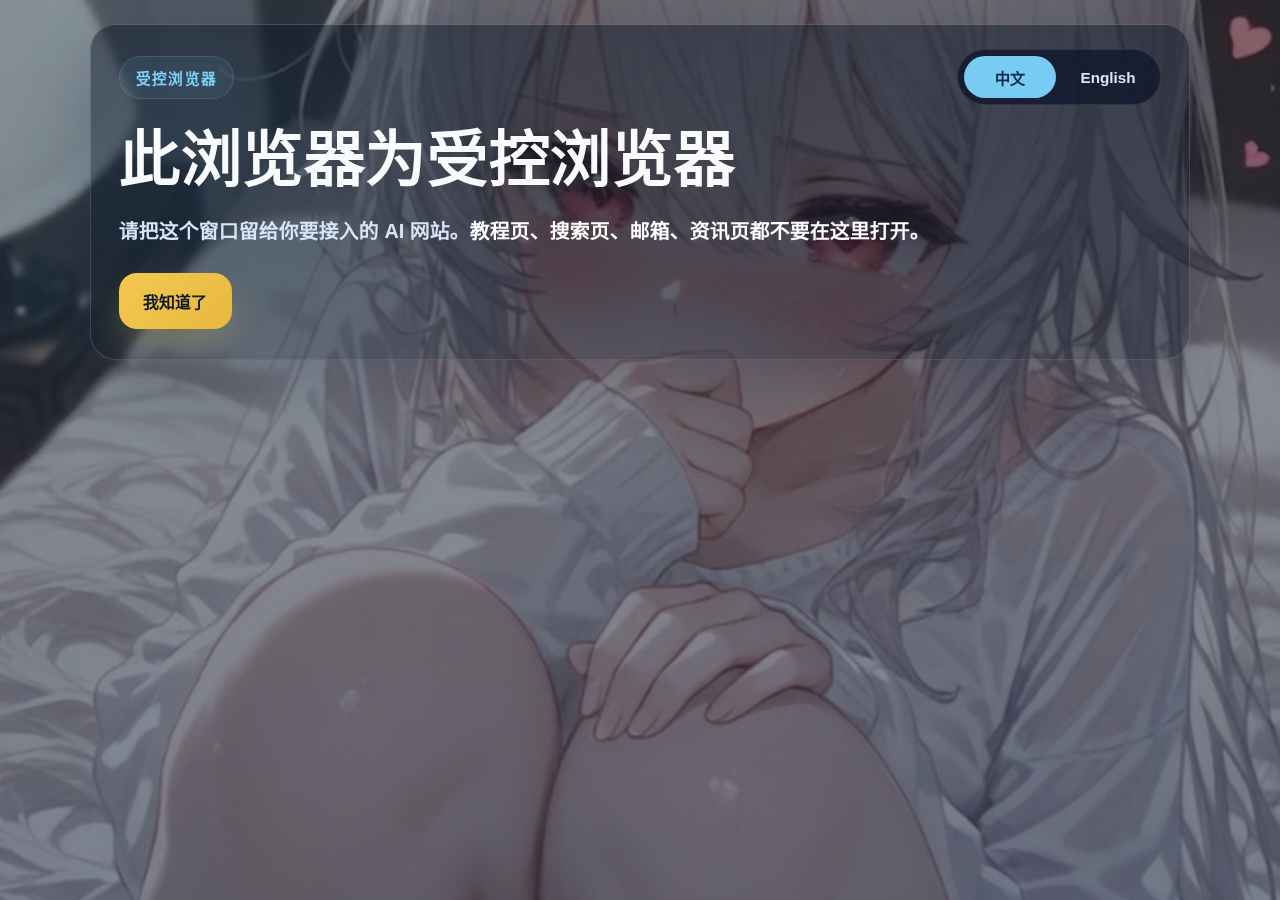
<file: static/controlled-browser-guide.html>
<!DOCTYPE html>
<html lang="zh-CN">
<head>
    <meta charset="UTF-8">
    <meta name="viewport" content="width=device-width, initial-scale=1.0">
    <title>受控浏览器引导</title>
    <style>
        :root {
            --bg-top: #09111d;
            --bg-bottom: #13253e;
            --guide-bg-image: none;
            --panel: rgba(9, 18, 34, 0.46);
            --panel-soft: rgba(13, 26, 47, 0.28);
            --border: rgba(219, 234, 254, 0.18);
            --text: #f8fafc;
            --body: #d9e4f5;
            --muted: #9fb0c9;
            --accent: #7dd3fc;
            --success: #34d399;
            --warm: #fbbf24;
        }
        * { box-sizing: border-box; }
        html, body { margin: 0; min-height: 100%; }
        body {
            font-family: "Microsoft YaHei UI", "Segoe UI Variable", "PingFang SC", sans-serif;
            color: var(--text);
            background: linear-gradient(180deg, var(--bg-top) 0%, var(--bg-bottom) 100%);
            position: relative;
        }
        body::before,
        body::after {
            content: "";
            position: fixed;
            inset: 0;
            pointer-events: none;
        }
        body::before {
            background:
                linear-gradient(180deg, rgba(8, 15, 30, 0.05), rgba(8, 15, 30, 0.1)),
                var(--guide-bg-image, none) 78% center / cover no-repeat;
            transform: scale(1.02);
            z-index: -2;
        }
        body::after {
            background:
                radial-gradient(circle at 14% 14%, rgba(56, 189, 248, 0.14), transparent 28%),
                linear-gradient(180deg, rgba(9, 17, 29, 0.42), rgba(19, 37, 62, 0.5));
            z-index: -1;
        }
        .guide-shell {
            width: min(1100px, calc(100vw - 28px));
            margin: 0 auto;
            padding: 24px 0 40px;
        }
        .card {
            border: 1px solid var(--border);
            border-radius: 26px;
            background: linear-gradient(180deg, var(--panel), rgba(11, 22, 41, 0.3));
            box-shadow: 0 24px 72px rgba(2, 6, 23, 0.2);
        }
        .hero { padding: 24px 28px 30px; }
        .hero-top {
            display: flex;
            align-items: center;
            justify-content: space-between;
            gap: 16px;
            margin-bottom: 24px;
        }
        .badge {
            display: inline-flex;
            align-items: center;
            padding: 10px 16px;
            border-radius: 999px;
            background: rgba(125, 211, 252, 0.08);
            border: 1px solid rgba(125, 211, 252, 0.16);
            color: var(--accent);
            font-size: 0.92rem;
            font-weight: 800;
            letter-spacing: 0.08em;
            text-transform: uppercase;
        }
        .lang-switch {
            display: inline-flex;
            gap: 6px;
            padding: 6px;
            border-radius: 999px;
            background: rgba(15, 23, 42, 0.76);
            border: 1px solid rgba(148, 163, 184, 0.18);
        }
        .lang-btn, .action-btn {
            border: 0;
            font: inherit;
            cursor: pointer;
            transition: transform 0.18s ease, background 0.18s ease, opacity 0.18s ease;
        }
        .lang-btn {
            min-width: 92px;
            padding: 10px 16px;
            border-radius: 999px;
            background: transparent;
            color: var(--body);
            font-size: 0.95rem;
            font-weight: 700;
        }
        .lang-btn.active {
            background: rgba(125, 211, 252, 0.96);
            color: #0f2942;
        }
        .lang-btn:hover, .action-btn:hover { transform: translateY(-1px); }
        .lang-btn:focus-visible, .action-btn:focus-visible {
            outline: 3px solid rgba(248, 250, 252, 0.92);
            outline-offset: 3px;
        }
        .hero-title {
            margin: 0;
            max-width: 860px;
            font-size: clamp(2.3rem, 4.8vw, 4rem);
            line-height: 1.02;
            letter-spacing: 0.01em;
            white-space: nowrap;
        }
        .hero-copy, .section-copy, .note-copy, .utility-copy {
            color: var(--body);
            line-height: 1.76;
            font-weight: 600;
        }
        .hero-copy {
            max-width: 860px;
            margin: 22px 0 0;
            font-size: clamp(1.06rem, 1.55vw, 1.24rem);
        }
        .hero-copy strong, .section-copy strong, .note-copy strong, .utility-copy strong { color: #fff; }
        .action-row { display: flex; flex-wrap: wrap; gap: 14px; margin-top: 24px; }
        .action-btn {
            min-height: 56px;
            padding: 16px 24px;
            border-radius: 18px;
            font-size: 1rem;
            font-weight: 800;
            letter-spacing: 0.01em;
        }
        .action-btn.primary {
            background: linear-gradient(135deg, #f4c84f 0%, #e7b93e 100%);
            color: #111827;
            box-shadow: 0 14px 34px rgba(231, 185, 62, 0.22);
        }
        .action-btn.secondary {
            background: rgba(125, 211, 252, 0.1);
            border: 1px solid rgba(125, 211, 252, 0.22);
            color: var(--text);
        }
        .status {
            margin-top: 16px;
            color: var(--success);
            font-size: 0.96rem;
            line-height: 1.65;
            font-weight: 700;
        }
        .stack { display: grid; gap: 18px; margin-top: 18px; }
        .reveal {
            opacity: 0;
            pointer-events: none;
            transform: translateY(20px);
            max-height: 0;
            overflow: hidden;
            padding: 0 26px;
            transition: opacity 0.35s ease, transform 0.35s ease, max-height 0.45s ease, padding 0.35s ease;
        }
        .reveal.visible {
            opacity: 1;
            pointer-events: auto;
            transform: translateY(0);
            max-height: 4000px;
            padding-top: 24px;
            padding-bottom: 26px;
        }
        .kicker {
            margin: 0;
            color: var(--warm);
            font-size: 0.9rem;
            font-weight: 800;
            letter-spacing: 0.08em;
            text-transform: uppercase;
        }
        .section-title {
            margin: 14px 0 0;
            font-size: clamp(1.72rem, 2.9vw, 2.4rem);
            line-height: 1.24;
        }
        .section-subtitle, .summary {
            margin: 10px 0 0;
            color: var(--muted);
            font-size: 0.98rem;
            line-height: 1.7;
        }
        .section-copy { margin: 16px 0 0; font-size: 1rem; }
        .note {
            margin-top: 18px;
            padding: 18px 20px;
            border-radius: 20px;
            background: linear-gradient(135deg, rgba(125, 211, 252, 0.08), rgba(52, 211, 153, 0.06));
            border: 1px solid rgba(125, 211, 252, 0.14);
        }
        .note-title, .utility-title {
            margin: 0;
            font-size: 1.3rem;
            line-height: 1.4;
        }
        .note-copy, .utility-copy { margin: 12px 0 0; font-size: 0.98rem; }
        .site-grid, .utility-grid {
            display: grid;
            gap: 14px;
            margin-top: 20px;
        }
        .site-grid { grid-template-columns: repeat(auto-fit, minmax(220px, 1fr)); }
        .utility-grid { grid-template-columns: repeat(auto-fit, minmax(300px, 1fr)); }
        .site-card, .utility {
            padding: 18px;
            border-radius: 20px;
            border: 1px solid rgba(219, 234, 254, 0.14);
            background: var(--panel-soft);
        }
        .site-title { margin: 0; font-size: 1.06rem; line-height: 1.45; word-break: break-word; }
        .site-url {
            margin: 10px 0 0;
            color: var(--muted);
            font-size: 0.92rem;
            line-height: 1.65;
            word-break: break-all;
        }
        .site-card .action-btn { width: 100%; margin-top: 14px; min-height: 50px; padding: 13px 16px; font-size: 0.94rem; }
        .utility-kicker {
            display: inline-block;
            color: var(--accent);
            font-size: 0.86rem;
            font-weight: 800;
            letter-spacing: 0.08em;
            text-transform: uppercase;
        }
        .url-pill {
            display: inline-flex;
            align-items: center;
            min-height: 48px;
            margin-top: 16px;
            padding: 12px 14px;
            border-radius: 16px;
            background: rgba(8, 15, 30, 0.42);
            border: 1px solid rgba(148, 163, 184, 0.12);
            color: var(--accent);
            font-size: 0.94rem;
            line-height: 1.6;
            word-break: break-all;
        }
        .feedback {
            min-height: 1.5em;
            margin-top: 12px;
            color: var(--success);
            font-size: 0.94rem;
            line-height: 1.6;
            font-weight: 700;
        }
        .empty-state {
            padding: 22px 20px;
            border-radius: 18px;
            border: 1px dashed rgba(148, 163, 184, 0.18);
            background: rgba(8, 15, 30, 0.28);
            color: var(--body);
            font-size: 0.98rem;
            line-height: 1.72;
            font-weight: 600;
        }
        @media (max-width: 860px) {
            .guide-shell { width: min(100vw - 20px, 1100px); padding: 12px 0 28px; }
            .hero { padding: 18px 18px 22px; }
            .hero-top { flex-direction: column; align-items: stretch; }
            .lang-switch { width: 100%; }
            .lang-btn { flex: 1 1 0; min-width: 0; }
            .hero-title { font-size: clamp(1.75rem, 7vw, 2.5rem); }
            .reveal.visible { padding-left: 18px; padding-right: 18px; }
            .action-btn { width: 100%; }
        }
    </style>
</head>
<body>
    <main class="guide-shell">
        <section class="card hero">
            <div class="hero-top">
                <div id="heroBadge" class="badge">受控浏览器</div>
                <div id="languageSwitch" class="lang-switch" role="group" aria-label="切换语言">
                    <button type="button" class="lang-btn" data-lang-option="zh">中文</button>
                    <button type="button" class="lang-btn" data-lang-option="en">English</button>
                </div>
            </div>
            <h1 id="heroTitle" class="hero-title">此浏览器为受控浏览器</h1>
            <p id="heroCopy" class="hero-copy">请把这个窗口留给你要接入的 AI 网站。<strong>教程页、搜索页、邮箱、资讯页都不要在这里打开。</strong></p>
            <div class="action-row">
                <button id="confirmControlledBtn" type="button" class="action-btn primary">我知道了</button>
            </div>
            <p id="stepOneStatus" class="status" hidden>已确认：这是受控浏览器。</p>
        </section>

        <div class="stack">
            <section id="stepTwo" class="card reveal">
                <p id="stepTwoKicker" class="kicker">第二步</p>
                <h2 id="stepTwoTitle" class="section-title">不要在这里打开除目标 AI 站点之外的任何网站</h2>
                <p id="stepTwoSubtitle" class="section-subtitle">只把这个浏览器留给你真正要访问的 AI 站点。</p>
                <p id="stepTwoCopy" class="section-copy">这个浏览器主要是给脚本调度和识别页面用的。你之后想访问哪个 AI，就在这里打开哪个 AI；其它无关网站请继续放在普通浏览器里。</p>
                <div class="action-row">
                    <button id="confirmDisciplineBtn" type="button" class="action-btn primary">只在这里打开 AI 站点</button>
                </div>
                <p id="stepTwoStatus" class="status" hidden>已确认：受控浏览器只用于目标 AI 站点。</p>
            </section>

            <section id="finalStage" class="card reveal">
                <p id="finalKicker" class="kicker">开始使用</p>
                <h2 id="finalTitle" class="section-title">现在就从下方站点里选一个打开</h2>
                <p id="finalSubtitle" class="section-subtitle">下方按钮会直接在这个受控浏览器里打开目标站点。</p>

                <div class="note">
                    <h3 id="noteTitle" class="note-title">这是引导页，之后可以直接关闭，没有任何影响</h3>
                    <p id="noteCopy" class="note-copy">这个标签页只是启动时的说明页。看完后你可以直接关闭，不会影响服务、标签页池、登录态和后续 API 调用。</p>
                </div>

                <p id="siteSummary" class="summary">正在加载当前已适配站点...</p>
                <div id="siteGrid" class="site-grid" aria-live="polite"></div>

                <div class="utility-grid">
                    <article class="utility">
                        <span id="dashboardKicker" class="utility-kicker">控制面板</span>
                        <h3 id="dashboardTitle" class="utility-title">控制面板建议在普通浏览器打开</h3>
                        <p id="dashboardBody" class="utility-copy">如果你要复制 Base URL、改设置、看日志，请在普通浏览器使用控制面板，别把这个受控浏览器拿去做普通浏览。</p>
                        <div id="dashboardUrl" class="url-pill">正在加载控制面板地址...</div>
                        <div class="action-row">
                            <button id="copyDashboardBtn" type="button" class="action-btn secondary">复制控制面板地址</button>
                        </div>
                        <p id="dashboardCopyFeedback" class="feedback" aria-live="polite"></p>
                    </article>

                    <article class="utility">
                        <span id="closingKicker" class="utility-kicker">关闭提示</span>
                        <h3 id="closingTitle" class="utility-title">看完这页就可以关掉</h3>
                        <p id="closingBody" class="utility-copy">关闭这个引导页不会影响登录态、站点访问、标签页池或后续 API 调用。你真正要操作的是后面打开的 AI 网站标签页。</p>
                    </article>
                </div>
            </section>
        </div>
    </main>
    <script>
        const backgroundStamp = Date.now();
        const guideBackgroundCandidates = ['jpg', 'jpeg', 'png', 'webp']
            .map(ext => `/static/images/controlled-browser-guide-bg.${ext}?v=${backgroundStamp}`);

        const fallbackSites = [
            { domain: 'chatgpt.com', url: 'https://chatgpt.com' },
            { domain: 'chat.deepseek.com', url: 'https://chat.deepseek.com' },
            { domain: 'gemini.google.com', url: 'https://gemini.google.com' },
            { domain: 'claude.ai', url: 'https://claude.ai' },
            { domain: 'www.kimi.com', url: 'https://www.kimi.com' },
            { domain: 'chat.qwen.ai', url: 'https://chat.qwen.ai' },
            { domain: 'grok.com', url: 'https://grok.com' },
            { domain: 'www.doubao.com', url: 'https://www.doubao.com' },
            { domain: 'aistudio.google.com', url: 'https://aistudio.google.com' },
            { domain: 'arena.ai', url: 'https://arena.ai' }
        ];

        const translations = {
            zh: {
                lang: 'zh-CN',
                title: '受控浏览器引导',
                languageLabel: '切换语言',
                heroBadge: '受控浏览器',
                heroTitle: '此浏览器为受控浏览器',
                heroCopy: '请把这个窗口留给你要接入的 AI 网站。<strong>教程页、搜索页、邮箱、资讯页都不要在这里打开。</strong>',
                confirmControlled: '我知道了',
                stepOneStatus: '已确认：这是受控浏览器。',
                stepTwoKicker: '第二步',
                stepTwoTitle: '不要在这里打开除目标 AI 站点之外的任何网站',
                stepTwoSubtitle: '只把这个浏览器留给你真正要访问的 AI 站点。',
                stepTwoCopy: '这个浏览器主要是给脚本调度和识别页面用的。你之后想访问哪个 AI，就在这里打开哪个 AI；其它无关网站请继续放在普通浏览器里。',
                confirmDiscipline: '只在这里打开 AI 站点',
                stepTwoStatus: '已确认：受控浏览器只用于目标 AI 站点。',
                finalKicker: '开始使用',
                finalTitle: '现在就从下方站点里选一个打开',
                finalSubtitle: '下方按钮会直接在这个受控浏览器里打开目标站点。',
                noteTitle: '这是引导页，之后可以直接关闭，没有任何影响',
                noteCopy: '这个标签页只是启动时的说明页。看完后你可以直接关闭，不会影响服务、标签页池、登录态和后续 API 调用。',
                dashboardKicker: '控制面板',
                dashboardTitle: '控制面板建议在普通浏览器打开',
                dashboardBody: '如果你要复制 Base URL、改设置、看日志，请在普通浏览器使用控制面板，别把这个受控浏览器拿去做普通浏览。',
                copyDashboard: '复制控制面板地址',
                dashboardLoading: '正在加载控制面板地址...',
                dashboardCopied: '已复制控制面板地址，请到普通浏览器打开。',
                dashboardCopyFailed: '复制失败，请手动复制上面的地址。',
                closingKicker: '关闭提示',
                closingTitle: '看完这页就可以关掉',
                closingBody: '关闭这个引导页不会影响登录态、站点访问、标签页池或后续 API 调用。你真正要操作的是后面打开的 AI 网站标签页。',
                siteOpen: '在此浏览器打开',
                siteSummaryLoaded: count => `当前已适配 ${count} 个站点。你可以直接点下方按钮在此受控浏览器打开。`,
                siteSummaryEmpty: '暂时没有读到已适配站点，你仍然可以手动在这个受控浏览器里打开目标 AI 网站。',
                emptySites: '当前没有读取到站点列表。你仍然可以手动在这个受控浏览器里打开目标 AI 网站。'
            },
            en: {
                lang: 'en',
                title: 'Controlled Browser Guide',
                languageLabel: 'Switch language',
                heroBadge: 'Controlled Browser',
                heroTitle: 'This browser is controlled by the script.',
                heroCopy: 'Keep this window dedicated to the AI site you want to automate. <strong>Do not use it for tutorial pages, search, mail, news, or general browsing.</strong>',
                confirmControlled: 'I understand',
                stepOneStatus: 'Confirmed: this is the controlled browser.',
                stepTwoKicker: 'Second Step',
                stepTwoTitle: 'Do not open anything here except the AI site you actually want to use',
                stepTwoSubtitle: 'Keep this browser dedicated to the target AI site only.',
                stepTwoCopy: 'This browser is mainly reserved for the script. Open only the AI site you want to automate here, and keep unrelated browsing in your regular browser.',
                confirmDiscipline: 'I will only open AI sites here',
                stepTwoStatus: 'Confirmed: only target AI sites will be opened here.',
                finalKicker: 'Start Here',
                finalTitle: 'Choose one supported site below and open it now',
                finalSubtitle: 'The buttons below will open the target site directly in this controlled browser.',
                noteTitle: 'This is only a guide page. You can close it later with no impact.',
                noteCopy: 'This tab is only a startup guide. After reading it, you can close it at any time without affecting the service, tab pool, login state, or later API calls.',
                dashboardKicker: 'Dashboard',
                dashboardTitle: 'Open the dashboard in your regular browser',
                dashboardBody: 'If you need the Base URL, settings, or logs, use the dashboard in your regular browser and keep this controlled browser focused on AI sites only.',
                copyDashboard: 'Copy dashboard URL',
                dashboardLoading: 'Loading dashboard URL...',
                dashboardCopied: 'Dashboard URL copied. Open it in your regular browser.',
                dashboardCopyFailed: 'Copy failed. Please copy the URL above manually.',
                closingKicker: 'Closing Note',
                closingTitle: 'You can close this page after reading',
                closingBody: 'Closing this guide will not affect login state, site access, the tab pool, or later API calls. The AI site tab you open next is what really matters.',
                siteOpen: 'Open here',
                siteSummaryLoaded: count => `${count} supported sites are available below. Click a button to open one in this controlled browser.`,
                siteSummaryEmpty: 'No supported site list was loaded right now, but you can still open your target AI site manually in this controlled browser.',
                emptySites: 'No supported site list was loaded right now. You can still open your target AI site manually in this controlled browser.'
            }
        };

        const state = {
            currentLanguage: normalizeLanguage(localStorage.getItem('controlled-browser-guide-language') || 'zh'),
            sites: fallbackSites.slice(),
            dashboardUrl: `${window.location.origin}/`,
            dashboardCopyStatus: ''
        };

        function loadGuideBackground(index = 0) {
            if (index >= guideBackgroundCandidates.length) return;

            const url = guideBackgroundCandidates[index];
            const img = new Image();
            img.onload = () => {
                document.documentElement.style.setProperty('--guide-bg-image', `url("${url}")`);
            };
            img.onerror = () => loadGuideBackground(index + 1);
            img.src = url;
        }

        const els = {
            languageSwitch: document.getElementById('languageSwitch'),
            languageButtons: document.querySelectorAll('[data-lang-option]'),
            heroBadge: document.getElementById('heroBadge'),
            heroTitle: document.getElementById('heroTitle'),
            heroCopy: document.getElementById('heroCopy'),
            confirmControlledBtn: document.getElementById('confirmControlledBtn'),
            stepOneStatus: document.getElementById('stepOneStatus'),
            stepTwo: document.getElementById('stepTwo'),
            stepTwoKicker: document.getElementById('stepTwoKicker'),
            stepTwoTitle: document.getElementById('stepTwoTitle'),
            stepTwoSubtitle: document.getElementById('stepTwoSubtitle'),
            stepTwoCopy: document.getElementById('stepTwoCopy'),
            confirmDisciplineBtn: document.getElementById('confirmDisciplineBtn'),
            stepTwoStatus: document.getElementById('stepTwoStatus'),
            finalStage: document.getElementById('finalStage'),
            finalKicker: document.getElementById('finalKicker'),
            finalTitle: document.getElementById('finalTitle'),
            finalSubtitle: document.getElementById('finalSubtitle'),
            noteTitle: document.getElementById('noteTitle'),
            noteCopy: document.getElementById('noteCopy'),
            siteSummary: document.getElementById('siteSummary'),
            siteGrid: document.getElementById('siteGrid'),
            dashboardKicker: document.getElementById('dashboardKicker'),
            dashboardTitle: document.getElementById('dashboardTitle'),
            dashboardBody: document.getElementById('dashboardBody'),
            dashboardUrl: document.getElementById('dashboardUrl'),
            copyDashboardBtn: document.getElementById('copyDashboardBtn'),
            dashboardCopyFeedback: document.getElementById('dashboardCopyFeedback'),
            closingKicker: document.getElementById('closingKicker'),
            closingTitle: document.getElementById('closingTitle'),
            closingBody: document.getElementById('closingBody')
        };

        function normalizeLanguage(language) {
            return String(language || '').toLowerCase().startsWith('en') ? 'en' : 'zh';
        }

        function bundle() {
            return translations[state.currentLanguage] || translations.zh;
        }

        function escapeHtml(value) {
            return String(value || '')
                .replaceAll('&', '&amp;')
                .replaceAll('<', '&lt;')
                .replaceAll('>', '&gt;')
                .replaceAll('"', '&quot;')
                .replaceAll("'", '&#39;');
        }

        function setRevealVisible(element) {
            if (!element || element.classList.contains('visible')) return;
            element.classList.add('visible');
            element.scrollIntoView({ behavior: 'smooth', block: 'start' });
        }

        function updateLanguageButtons() {
            els.languageButtons.forEach(button => {
                const active = button.dataset.langOption === state.currentLanguage;
                button.classList.toggle('active', active);
                button.setAttribute('aria-pressed', active ? 'true' : 'false');
            });
        }

        function renderDashboardUrl() {
            els.dashboardUrl.textContent = state.dashboardUrl || bundle().dashboardLoading;
        }

        function renderDashboardFeedback() {
            if (state.dashboardCopyStatus === 'success') {
                els.dashboardCopyFeedback.textContent = bundle().dashboardCopied;
            } else if (state.dashboardCopyStatus === 'error') {
                els.dashboardCopyFeedback.textContent = bundle().dashboardCopyFailed;
            } else {
                els.dashboardCopyFeedback.textContent = '';
            }
        }

        function renderSites() {
            const texts = bundle();
            const sites = Array.isArray(state.sites) ? state.sites : [];
            els.siteSummary.textContent = sites.length ? texts.siteSummaryLoaded(sites.length) : texts.siteSummaryEmpty;

            if (!sites.length) {
                els.siteGrid.innerHTML = `<div class="empty-state">${texts.emptySites}</div>`;
                return;
            }

            els.siteGrid.innerHTML = sites.map(site => `
                <article class="site-card">
                    <h3 class="site-title">${escapeHtml(site.domain)}</h3>
                    <p class="site-url">${escapeHtml(site.url)}</p>
                    <button type="button" class="action-btn secondary" data-site-url="${escapeHtml(site.url)}">${escapeHtml(texts.siteOpen)}</button>
                </article>
            `).join('');

            els.siteGrid.querySelectorAll('[data-site-url]').forEach(button => {
                button.addEventListener('click', () => {
                    const url = button.getAttribute('data-site-url') || '';
                    if (url) window.location.assign(url);
                });
            });
        }

        function applyLanguage(language) {
            state.currentLanguage = normalizeLanguage(language);
            localStorage.setItem('controlled-browser-guide-language', state.currentLanguage);
            const texts = bundle();

            document.documentElement.lang = texts.lang;
            document.title = texts.title;
            els.languageSwitch.setAttribute('aria-label', texts.languageLabel);
            els.heroBadge.textContent = texts.heroBadge;
            els.heroTitle.textContent = texts.heroTitle;
            els.heroCopy.innerHTML = texts.heroCopy;
            els.confirmControlledBtn.textContent = texts.confirmControlled;
            els.stepOneStatus.textContent = texts.stepOneStatus;
            els.stepTwoKicker.textContent = texts.stepTwoKicker;
            els.stepTwoTitle.textContent = texts.stepTwoTitle;
            els.stepTwoSubtitle.textContent = texts.stepTwoSubtitle;
            els.stepTwoCopy.textContent = texts.stepTwoCopy;
            els.confirmDisciplineBtn.textContent = texts.confirmDiscipline;
            els.stepTwoStatus.textContent = texts.stepTwoStatus;
            els.finalKicker.textContent = texts.finalKicker;
            els.finalTitle.textContent = texts.finalTitle;
            els.finalSubtitle.textContent = texts.finalSubtitle;
            els.noteTitle.textContent = texts.noteTitle;
            els.noteCopy.textContent = texts.noteCopy;
            els.dashboardKicker.textContent = texts.dashboardKicker;
            els.dashboardTitle.textContent = texts.dashboardTitle;
            els.dashboardBody.textContent = texts.dashboardBody;
            els.copyDashboardBtn.textContent = texts.copyDashboard;
            els.closingKicker.textContent = texts.closingKicker;
            els.closingTitle.textContent = texts.closingTitle;
            els.closingBody.textContent = texts.closingBody;

            updateLanguageButtons();
            renderSites();
            renderDashboardUrl();
            renderDashboardFeedback();
        }

        async function copyToClipboard(text) {
            if (navigator.clipboard && navigator.clipboard.writeText) {
                await navigator.clipboard.writeText(text);
                return;
            }
            const helper = document.createElement('textarea');
            helper.value = text;
            helper.setAttribute('readonly', 'readonly');
            helper.style.position = 'fixed';
            helper.style.opacity = '0';
            helper.style.pointerEvents = 'none';
            document.body.appendChild(helper);
            helper.focus();
            helper.select();
            try {
                const copied = document.execCommand('copy');
                if (!copied) throw new Error('copy_failed');
            } finally {
                document.body.removeChild(helper);
            }
        }

        async function loadGuideData() {
            try {
                const response = await fetch('/api/startup/controlled-browser-guide-data', { cache: 'no-store' });
                if (!response.ok) throw new Error(`HTTP ${response.status}`);
                const payload = await response.json();
                state.sites = Array.isArray(payload.sites) ? payload.sites : state.sites;
                if (payload.dashboard_url) state.dashboardUrl = payload.dashboard_url;
            } catch (error) {
                console.warn('loadGuideData failed:', error);
            }
            renderSites();
            renderDashboardUrl();
        }

        els.confirmControlledBtn.addEventListener('click', () => {
            els.confirmControlledBtn.disabled = true;
            els.confirmControlledBtn.style.opacity = '0.78';
            els.stepOneStatus.hidden = false;
            setRevealVisible(els.stepTwo);
        });

        els.confirmDisciplineBtn.addEventListener('click', () => {
            els.confirmDisciplineBtn.disabled = true;
            els.confirmDisciplineBtn.style.opacity = '0.78';
            els.stepTwoStatus.hidden = false;
            setRevealVisible(els.finalStage);
            loadGuideData();
        });

        els.copyDashboardBtn.addEventListener('click', async () => {
            state.dashboardCopyStatus = '';
            renderDashboardFeedback();
            try {
                await copyToClipboard(state.dashboardUrl || `${window.location.origin}/`);
                state.dashboardCopyStatus = 'success';
            } catch (error) {
                state.dashboardCopyStatus = 'error';
            }
            renderDashboardFeedback();
        });

        els.languageButtons.forEach(button => {
            button.addEventListener('click', () => applyLanguage(button.dataset.langOption || 'zh'));
        });

        applyLanguage(state.currentLanguage);
        loadGuideBackground();
    </script>
</body>
</html>
</file>
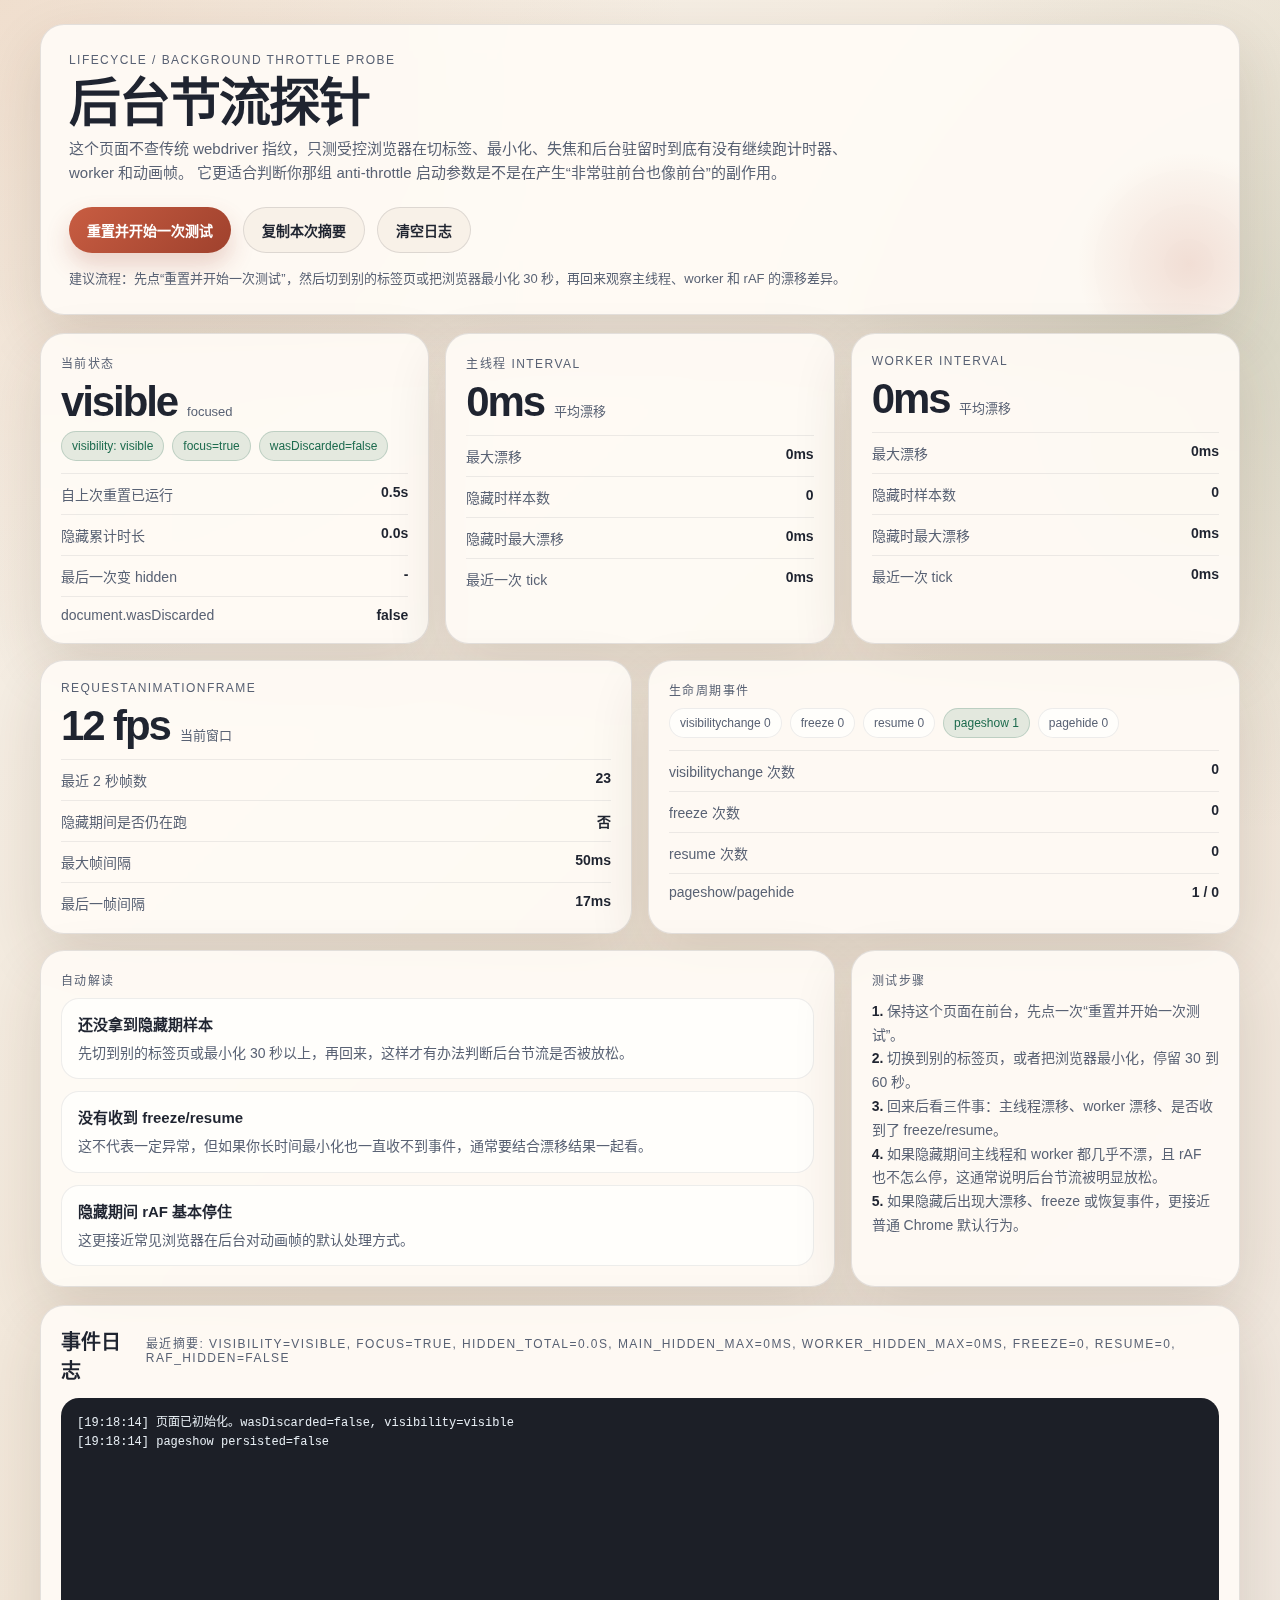
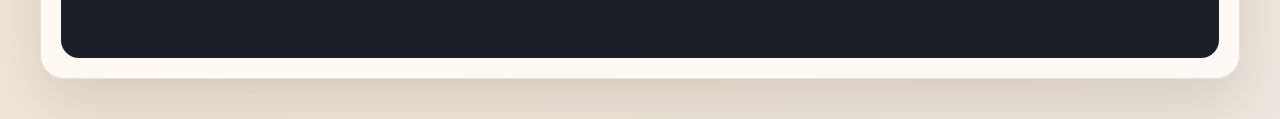
<file: static/lifecycle-probe.html>
<!DOCTYPE html>
<html lang="zh-CN">
<head>
  <meta charset="UTF-8">
  <meta name="viewport" content="width=device-width, initial-scale=1.0">
  <title>Lifecycle Probe</title>
  <style>
    :root {
      color-scheme: light;
      --bg: #f4efe7;
      --card: rgba(255, 251, 245, 0.92);
      --ink: #1f2430;
      --muted: #596274;
      --accent: #b55239;
      --accent-soft: rgba(181, 82, 57, 0.12);
      --ok: #1d6b4e;
      --warn: #9b5a00;
      --danger: #9b2c2c;
      --line: rgba(31, 36, 48, 0.12);
      --shadow: 0 24px 60px rgba(63, 41, 24, 0.14);
    }

    * {
      box-sizing: border-box;
    }

    body {
      margin: 0;
      font-family: "Segoe UI", "PingFang SC", "Microsoft YaHei", sans-serif;
      color: var(--ink);
      background:
        radial-gradient(circle at top left, rgba(210, 149, 103, 0.22), transparent 32%),
        radial-gradient(circle at right 20%, rgba(105, 143, 112, 0.16), transparent 26%),
        linear-gradient(135deg, #f8f3eb 0%, #f1e6d8 54%, #efe7df 100%);
      min-height: 100vh;
    }

    .page {
      width: min(1200px, calc(100vw - 32px));
      margin: 24px auto 40px;
    }

    .hero,
    .panel,
    .log-card {
      background: var(--card);
      border: 1px solid var(--line);
      border-radius: 24px;
      box-shadow: var(--shadow);
      backdrop-filter: blur(10px);
    }

    .hero {
      padding: 28px 28px 24px;
      position: relative;
      overflow: hidden;
    }

    .hero::after {
      content: "";
      position: absolute;
      inset: auto -60px -60px auto;
      width: 220px;
      height: 220px;
      background: radial-gradient(circle, rgba(181, 82, 57, 0.16), transparent 72%);
      pointer-events: none;
    }

    h1 {
      margin: 0 0 8px;
      font-size: clamp(32px, 5vw, 52px);
      line-height: 1;
      letter-spacing: -0.04em;
    }

    .subtitle {
      margin: 0;
      max-width: 780px;
      color: var(--muted);
      font-size: 15px;
      line-height: 1.6;
    }

    .toolbar {
      display: flex;
      flex-wrap: wrap;
      gap: 12px;
      margin-top: 22px;
    }

    button {
      appearance: none;
      border: 0;
      border-radius: 999px;
      padding: 12px 18px;
      font-size: 14px;
      font-weight: 600;
      cursor: pointer;
      transition: transform 160ms ease, box-shadow 160ms ease, background-color 160ms ease;
    }

    button:hover {
      transform: translateY(-1px);
    }

    .primary {
      color: #fff;
      background: linear-gradient(135deg, #c85d42, #9f412d);
      box-shadow: 0 12px 24px rgba(159, 65, 45, 0.22);
    }

    .secondary {
      color: var(--ink);
      background: #f8f1e8;
      border: 1px solid rgba(31, 36, 48, 0.12);
    }

    .hint {
      margin-top: 16px;
      color: var(--muted);
      font-size: 13px;
      line-height: 1.6;
    }

    .grid {
      display: grid;
      grid-template-columns: repeat(12, minmax(0, 1fr));
      gap: 16px;
      margin-top: 18px;
    }

    .panel {
      padding: 20px;
    }

    .panel.span-4 {
      grid-column: span 4;
    }

    .panel.span-6 {
      grid-column: span 6;
    }

    .panel.span-8 {
      grid-column: span 8;
    }

    .panel.span-12,
    .log-card {
      grid-column: span 12;
    }

    .label {
      font-size: 12px;
      text-transform: uppercase;
      letter-spacing: 0.12em;
      color: var(--muted);
      margin-bottom: 10px;
    }

    .metric {
      display: flex;
      align-items: baseline;
      gap: 10px;
      margin-bottom: 8px;
    }

    .metric strong {
      font-size: clamp(28px, 4vw, 42px);
      line-height: 1;
      letter-spacing: -0.05em;
    }

    .metric span {
      color: var(--muted);
      font-size: 13px;
    }

    .mini-list {
      display: grid;
      gap: 10px;
      margin-top: 12px;
    }

    .mini-row {
      display: flex;
      justify-content: space-between;
      gap: 12px;
      font-size: 14px;
      color: var(--muted);
      border-top: 1px solid rgba(31, 36, 48, 0.08);
      padding-top: 10px;
    }

    .mini-row b {
      color: var(--ink);
    }

    .pill-wrap {
      display: flex;
      flex-wrap: wrap;
      gap: 8px;
      margin-top: 6px;
    }

    .pill {
      border-radius: 999px;
      padding: 8px 10px;
      font-size: 12px;
      line-height: 1;
      border: 1px solid rgba(31, 36, 48, 0.08);
      background: rgba(255, 255, 255, 0.66);
      color: var(--muted);
    }

    .pill.ok {
      color: var(--ok);
      background: rgba(29, 107, 78, 0.12);
      border-color: rgba(29, 107, 78, 0.2);
    }

    .pill.warn {
      color: var(--warn);
      background: rgba(155, 90, 0, 0.12);
      border-color: rgba(155, 90, 0, 0.2);
    }

    .pill.danger {
      color: var(--danger);
      background: rgba(155, 44, 44, 0.12);
      border-color: rgba(155, 44, 44, 0.2);
    }

    .summary {
      display: grid;
      gap: 12px;
    }

    .summary-box {
      padding: 14px 16px;
      border-radius: 18px;
      border: 1px solid rgba(31, 36, 48, 0.08);
      background: rgba(255, 255, 255, 0.62);
    }

    .summary-box h2 {
      margin: 0 0 8px;
      font-size: 15px;
    }

    .summary-box p {
      margin: 0;
      color: var(--muted);
      line-height: 1.6;
      font-size: 14px;
    }

    .log-card {
      margin-top: 18px;
      padding: 20px;
    }

    .log-head {
      display: flex;
      justify-content: space-between;
      gap: 12px;
      align-items: center;
      margin-bottom: 14px;
    }

    .log-head h2 {
      margin: 0;
      font-size: 20px;
    }

    .log {
      background: #1c1f27;
      color: #e6edf3;
      border-radius: 18px;
      padding: 16px;
      min-height: 260px;
      max-height: 420px;
      overflow: auto;
      font-family: Consolas, "SFMono-Regular", Monaco, monospace;
      font-size: 12px;
      line-height: 1.6;
      white-space: pre-wrap;
      word-break: break-word;
    }

    .test-steps {
      margin-top: 12px;
      color: var(--muted);
      font-size: 14px;
      line-height: 1.7;
    }

    .test-steps strong {
      color: var(--ink);
    }

    @media (max-width: 960px) {
      .panel.span-4,
      .panel.span-6,
      .panel.span-8 {
        grid-column: span 12;
      }
    }
  </style>
</head>
<body>
  <main class="page">
    <section class="hero">
      <div class="label">Lifecycle / Background Throttle Probe</div>
      <h1>后台节流探针</h1>
      <p class="subtitle">
        这个页面不查传统 webdriver 指纹，只测受控浏览器在切标签、最小化、失焦和后台驻留时到底有没有继续跑计时器、worker 和动画帧。
        它更适合判断你那组 anti-throttle 启动参数是不是在产生“非常驻前台也像前台”的副作用。
      </p>
      <div class="toolbar">
        <button class="primary" id="startBtn">重置并开始一次测试</button>
        <button class="secondary" id="copyBtn">复制本次摘要</button>
        <button class="secondary" id="clearBtn">清空日志</button>
      </div>
      <div class="hint">
        建议流程：先点“重置并开始一次测试”，然后切到别的标签页或把浏览器最小化 30 秒，再回来观察主线程、worker 和 rAF 的漂移差异。
      </div>
    </section>

    <section class="grid">
      <article class="panel span-4">
        <div class="label">当前状态</div>
        <div class="metric">
          <strong id="visibilityState">visible</strong>
          <span id="focusState">focused</span>
        </div>
        <div class="pill-wrap" id="statusPills"></div>
        <div class="mini-list">
          <div class="mini-row"><span>自上次重置已运行</span><b id="uptime">0.0s</b></div>
          <div class="mini-row"><span>隐藏累计时长</span><b id="hiddenTime">0.0s</b></div>
          <div class="mini-row"><span>最后一次变 hidden</span><b id="lastHiddenAt">-</b></div>
          <div class="mini-row"><span>document.wasDiscarded</span><b id="wasDiscarded">false</b></div>
        </div>
      </article>

      <article class="panel span-4">
        <div class="label">主线程 Interval</div>
        <div class="metric">
          <strong id="mainAvgDrift">0ms</strong>
          <span>平均漂移</span>
        </div>
        <div class="mini-list">
          <div class="mini-row"><span>最大漂移</span><b id="mainMaxDrift">0ms</b></div>
          <div class="mini-row"><span>隐藏时样本数</span><b id="hiddenIntervalSamples">0</b></div>
          <div class="mini-row"><span>隐藏时最大漂移</span><b id="hiddenMaxDrift">0ms</b></div>
          <div class="mini-row"><span>最近一次 tick</span><b id="mainLastDelta">0ms</b></div>
        </div>
      </article>

      <article class="panel span-4">
        <div class="label">Worker Interval</div>
        <div class="metric">
          <strong id="workerAvgDrift">0ms</strong>
          <span>平均漂移</span>
        </div>
        <div class="mini-list">
          <div class="mini-row"><span>最大漂移</span><b id="workerMaxDrift">0ms</b></div>
          <div class="mini-row"><span>隐藏时样本数</span><b id="workerHiddenSamples">0</b></div>
          <div class="mini-row"><span>隐藏时最大漂移</span><b id="workerHiddenMaxDrift">0ms</b></div>
          <div class="mini-row"><span>最近一次 tick</span><b id="workerLastDelta">0ms</b></div>
        </div>
      </article>

      <article class="panel span-6">
        <div class="label">requestAnimationFrame</div>
        <div class="metric">
          <strong id="rafRate">0 fps</strong>
          <span>当前窗口</span>
        </div>
        <div class="mini-list">
          <div class="mini-row"><span>最近 2 秒帧数</span><b id="rafFrames">0</b></div>
          <div class="mini-row"><span>隐藏期间是否仍在跑</span><b id="rafHidden">未知</b></div>
          <div class="mini-row"><span>最大帧间隔</span><b id="rafMaxGap">0ms</b></div>
          <div class="mini-row"><span>最后一帧间隔</span><b id="rafLastGap">0ms</b></div>
        </div>
      </article>

      <article class="panel span-6">
        <div class="label">生命周期事件</div>
        <div class="pill-wrap" id="eventPills"></div>
        <div class="mini-list">
          <div class="mini-row"><span>visibilitychange 次数</span><b id="visibilityEvents">0</b></div>
          <div class="mini-row"><span>freeze 次数</span><b id="freezeEvents">0</b></div>
          <div class="mini-row"><span>resume 次数</span><b id="resumeEvents">0</b></div>
          <div class="mini-row"><span>pageshow/pagehide</span><b id="pageShowHide">0 / 0</b></div>
        </div>
      </article>

      <article class="panel span-8">
        <div class="label">自动解读</div>
        <div class="summary" id="summaryBoxes"></div>
      </article>

      <article class="panel span-4">
        <div class="label">测试步骤</div>
        <div class="test-steps">
          <strong>1.</strong> 保持这个页面在前台，先点一次“重置并开始一次测试”。<br>
          <strong>2.</strong> 切换到别的标签页，或者把浏览器最小化，停留 30 到 60 秒。<br>
          <strong>3.</strong> 回来后看三件事：主线程漂移、worker 漂移、是否收到了 freeze/resume。<br>
          <strong>4.</strong> 如果隐藏期间主线程和 worker 都几乎不漂，且 rAF 也不怎么停，这通常说明后台节流被明显放松。<br>
          <strong>5.</strong> 如果隐藏后出现大漂移、freeze 或恢复事件，更接近普通 Chrome 默认行为。
        </div>
      </article>
    </section>

    <section class="log-card">
      <div class="log-head">
        <h2>事件日志</h2>
        <div class="label" id="lastSummaryAt">尚未生成摘要</div>
      </div>
      <div class="log" id="log"></div>
    </section>
  </main>

  <script>
    const state = {
      startedAt: performance.now(),
      hiddenStartedAt: null,
      totalHiddenMs: 0,
      lastHiddenHuman: '-',
      visibilityEvents: 0,
      freezeEvents: 0,
      resumeEvents: 0,
      pageShowEvents: 0,
      pageHideEvents: 0,
      mainDrifts: [],
      mainHiddenDrifts: [],
      workerDrifts: [],
      workerHiddenDrifts: [],
      mainLastDelta: 0,
      workerLastDelta: 0,
      rafFramesRecent: [],
      rafHiddenObserved: false,
      rafLastGap: 0,
      rafMaxGap: 0,
      summaryText: '',
      worker: null
    };

    const el = (id) => document.getElementById(id);
    const logEl = el('log');

    function fmtMs(value) {
      if (!Number.isFinite(value)) return '-';
      return `${Math.round(value)}ms`;
    }

    function fmtSec(value) {
      if (!Number.isFinite(value)) return '-';
      return `${(value / 1000).toFixed(1)}s`;
    }

    function avg(values) {
      if (!values.length) return 0;
      return values.reduce((sum, item) => sum + item, 0) / values.length;
    }

    function max(values) {
      if (!values.length) return 0;
      return Math.max(...values);
    }

    function log(message) {
      const stamp = new Date().toLocaleTimeString('zh-CN', { hour12: false });
      logEl.textContent += `[${stamp}] ${message}\n`;
      logEl.scrollTop = logEl.scrollHeight;
    }

    function setPills(targetId, pills) {
      const host = el(targetId);
      host.innerHTML = '';
      pills.forEach(({ text, level }) => {
        const node = document.createElement('span');
        node.className = `pill ${level || ''}`.trim();
        node.textContent = text;
        host.appendChild(node);
      });
    }

    function summaryBoxes() {
      const hiddenMain = max(state.mainHiddenDrifts);
      const hiddenWorker = max(state.workerHiddenDrifts);
      const hiddenSamples = state.mainHiddenDrifts.length + state.workerHiddenDrifts.length;
      const boxes = [];

      if (!hiddenSamples) {
        boxes.push({
          title: '还没拿到隐藏期样本',
          text: '先切到别的标签页或最小化 30 秒以上，再回来，这样才有办法判断后台节流是否被放松。'
        });
      } else if (hiddenMain < 400 && hiddenWorker < 400) {
        boxes.push({
          title: '隐藏期计时器仍然非常活跃',
          text: '主线程和 worker 在页面隐藏期间都没有出现明显漂移，这更像后台节流被显著放松，不太像普通 Chrome 默认表现。'
        });
      } else if (hiddenMain > 1500 || hiddenWorker > 1500) {
        boxes.push({
          title: '隐藏期出现明显节流或冻结',
          text: '隐藏期间出现了秒级漂移，说明浏览器在回到后台后确实压制了定时器，更接近默认浏览器行为。'
        });
      } else {
        boxes.push({
          title: '隐藏期有轻度节流',
          text: '后台确实出现了漂移，但不算特别重，通常说明某些默认节流机制被放松了，但没有完全失效。'
        });
      }

      if (state.freezeEvents > 0 || state.resumeEvents > 0) {
        boxes.push({
          title: '检测到 Page Lifecycle 冻结事件',
          text: '浏览器显式触发了 freeze/resume，这通常更接近系统或浏览器默认的后台资源回收路径。'
        });
      } else {
        boxes.push({
          title: '没有收到 freeze/resume',
          text: '这不代表一定异常，但如果你长时间最小化也一直收不到事件，通常要结合漂移结果一起看。'
        });
      }

      if (state.rafHiddenObserved) {
        boxes.push({
          title: '隐藏期间 rAF 仍被观察到',
          text: 'requestAnimationFrame 在后台通常会停得很厉害。如果隐藏期间它仍持续产生活动，这会让页面生命周期看起来偏“前台化”。'
        });
      } else {
        boxes.push({
          title: '隐藏期间 rAF 基本停住',
          text: '这更接近常见浏览器在后台对动画帧的默认处理方式。'
        });
      }

      const host = el('summaryBoxes');
      host.innerHTML = '';
      boxes.forEach((box) => {
        const node = document.createElement('div');
        node.className = 'summary-box';
        node.innerHTML = `<h2>${box.title}</h2><p>${box.text}</p>`;
        host.appendChild(node);
      });

      const summary = [
        `visibility=${document.visibilityState}`,
        `focus=${document.hasFocus()}`,
        `hidden_total=${fmtSec(state.totalHiddenMs)}`,
        `main_hidden_max=${fmtMs(hiddenMain)}`,
        `worker_hidden_max=${fmtMs(hiddenWorker)}`,
        `freeze=${state.freezeEvents}`,
        `resume=${state.resumeEvents}`,
        `raf_hidden=${state.rafHiddenObserved}`
      ].join(', ');
      state.summaryText = summary;
      el('lastSummaryAt').textContent = `最近摘要: ${summary}`;
    }

    function refresh() {
      const now = performance.now();
      const totalHiddenMs = state.totalHiddenMs + (document.hidden && state.hiddenStartedAt ? now - state.hiddenStartedAt : 0);

      el('visibilityState').textContent = document.visibilityState;
      el('focusState').textContent = document.hasFocus() ? 'focused' : 'blurred';
      el('uptime').textContent = fmtSec(now - state.startedAt);
      el('hiddenTime').textContent = fmtSec(totalHiddenMs);
      el('lastHiddenAt').textContent = state.lastHiddenHuman;
      el('wasDiscarded').textContent = String(document.wasDiscarded || false);
      el('mainAvgDrift').textContent = fmtMs(avg(state.mainDrifts));
      el('mainMaxDrift').textContent = fmtMs(max(state.mainDrifts));
      el('hiddenIntervalSamples').textContent = String(state.mainHiddenDrifts.length);
      el('hiddenMaxDrift').textContent = fmtMs(max(state.mainHiddenDrifts));
      el('mainLastDelta').textContent = fmtMs(state.mainLastDelta);
      el('workerAvgDrift').textContent = fmtMs(avg(state.workerDrifts));
      el('workerMaxDrift').textContent = fmtMs(max(state.workerDrifts));
      el('workerHiddenSamples').textContent = String(state.workerHiddenDrifts.length);
      el('workerHiddenMaxDrift').textContent = fmtMs(max(state.workerHiddenDrifts));
      el('workerLastDelta').textContent = fmtMs(state.workerLastDelta);
      el('rafFrames').textContent = String(state.rafFramesRecent.length);
      el('rafRate').textContent = `${Math.round(state.rafFramesRecent.length / 2)} fps`;
      el('rafHidden').textContent = state.rafHiddenObserved ? '是' : '否';
      el('rafMaxGap').textContent = fmtMs(state.rafMaxGap);
      el('rafLastGap').textContent = fmtMs(state.rafLastGap);
      el('visibilityEvents').textContent = String(state.visibilityEvents);
      el('freezeEvents').textContent = String(state.freezeEvents);
      el('resumeEvents').textContent = String(state.resumeEvents);
      el('pageShowHide').textContent = `${state.pageShowEvents} / ${state.pageHideEvents}`;

      const status = [
        { text: `visibility: ${document.visibilityState}`, level: document.hidden ? 'warn' : 'ok' },
        { text: document.hasFocus() ? 'focus=true' : 'focus=false', level: document.hasFocus() ? 'ok' : 'warn' },
        { text: `wasDiscarded=${document.wasDiscarded || false}`, level: document.wasDiscarded ? 'danger' : 'ok' }
      ];
      setPills('statusPills', status);

      const events = [
        { text: `visibilitychange ${state.visibilityEvents}`, level: state.visibilityEvents ? 'ok' : '' },
        { text: `freeze ${state.freezeEvents}`, level: state.freezeEvents ? 'warn' : '' },
        { text: `resume ${state.resumeEvents}`, level: state.resumeEvents ? 'ok' : '' },
        { text: `pageshow ${state.pageShowEvents}`, level: state.pageShowEvents ? 'ok' : '' },
        { text: `pagehide ${state.pageHideEvents}`, level: state.pageHideEvents ? 'warn' : '' }
      ];
      setPills('eventPills', events);

      summaryBoxes();
    }

    function resetState() {
      state.startedAt = performance.now();
      state.hiddenStartedAt = null;
      state.totalHiddenMs = 0;
      state.lastHiddenHuman = '-';
      state.visibilityEvents = 0;
      state.freezeEvents = 0;
      state.resumeEvents = 0;
      state.pageShowEvents = 0;
      state.pageHideEvents = 0;
      state.mainDrifts = [];
      state.mainHiddenDrifts = [];
      state.workerDrifts = [];
      state.workerHiddenDrifts = [];
      state.mainLastDelta = 0;
      state.workerLastDelta = 0;
      state.rafFramesRecent = [];
      state.rafHiddenObserved = false;
      state.rafLastGap = 0;
      state.rafMaxGap = 0;
      logEl.textContent = '';
      log('测试状态已重置。');
      refresh();
    }

    function installMainIntervalProbe() {
      let last = performance.now();
      window.setInterval(() => {
        const now = performance.now();
        const delta = now - last;
        last = now;
        state.mainLastDelta = delta;
        const drift = Math.max(0, delta - 1000);
        state.mainDrifts.push(drift);
        if (state.mainDrifts.length > 200) state.mainDrifts.shift();
        if (document.hidden) {
          state.mainHiddenDrifts.push(drift);
          if (state.mainHiddenDrifts.length > 120) state.mainHiddenDrifts.shift();
        }
      }, 1000);
    }

    function installWorkerProbe() {
      const workerCode = `
        let last = performance.now();
        setInterval(() => {
          const now = performance.now();
          const delta = now - last;
          last = now;
          self.postMessage({ type: 'tick', delta });
        }, 1000);
      `;
      const blob = new Blob([workerCode], { type: 'application/javascript' });
      state.worker = new Worker(URL.createObjectURL(blob));
      state.worker.onmessage = (event) => {
        const delta = Number(event.data.delta) || 0;
        state.workerLastDelta = delta;
        const drift = Math.max(0, delta - 1000);
        state.workerDrifts.push(drift);
        if (state.workerDrifts.length > 200) state.workerDrifts.shift();
        if (document.hidden) {
          state.workerHiddenDrifts.push(drift);
          if (state.workerHiddenDrifts.length > 120) state.workerHiddenDrifts.shift();
        }
      };
    }

    function installRAFProbe() {
      let last = performance.now();
      function frame(now) {
        const gap = now - last;
        last = now;
        state.rafLastGap = gap;
        state.rafMaxGap = Math.max(state.rafMaxGap, gap);
        state.rafFramesRecent.push(now);
        if (document.hidden) {
          state.rafHiddenObserved = true;
        }
        while (state.rafFramesRecent.length && now - state.rafFramesRecent[0] > 2000) {
          state.rafFramesRecent.shift();
        }
        requestAnimationFrame(frame);
      }
      requestAnimationFrame(frame);
    }

    function addLifecycleListeners() {
      document.addEventListener('visibilitychange', () => {
        state.visibilityEvents += 1;
        if (document.hidden) {
          state.hiddenStartedAt = performance.now();
          state.lastHiddenHuman = new Date().toLocaleTimeString('zh-CN', { hour12: false });
          log(`visibilitychange -> hidden`);
        } else {
          if (state.hiddenStartedAt) {
            state.totalHiddenMs += performance.now() - state.hiddenStartedAt;
            state.hiddenStartedAt = null;
          }
          log(`visibilitychange -> visible`);
        }
        refresh();
      });

      window.addEventListener('focus', () => {
        log('window focus');
        refresh();
      });

      window.addEventListener('blur', () => {
        log('window blur');
        refresh();
      });

      document.addEventListener('freeze', () => {
        state.freezeEvents += 1;
        log('document freeze');
        refresh();
      });

      document.addEventListener('resume', () => {
        state.resumeEvents += 1;
        log('document resume');
        refresh();
      });

      window.addEventListener('pageshow', (event) => {
        state.pageShowEvents += 1;
        log(`pageshow persisted=${event.persisted}`);
        refresh();
      });

      window.addEventListener('pagehide', (event) => {
        state.pageHideEvents += 1;
        log(`pagehide persisted=${event.persisted}`);
        refresh();
      });
    }

    el('startBtn').addEventListener('click', () => {
      resetState();
      log('请现在切到别的标签页，或把浏览器最小化 30 到 60 秒。');
    });

    el('clearBtn').addEventListener('click', () => {
      logEl.textContent = '';
      log('日志已清空。');
    });

    el('copyBtn').addEventListener('click', async () => {
      refresh();
      const lines = [
        '[Lifecycle Probe Summary]',
        state.summaryText,
        `main_avg=${fmtMs(avg(state.mainDrifts))}`,
        `worker_avg=${fmtMs(avg(state.workerDrifts))}`,
        `raf_max_gap=${fmtMs(state.rafMaxGap)}`,
        `visibility_events=${state.visibilityEvents}`,
        `freeze=${state.freezeEvents}`,
        `resume=${state.resumeEvents}`
      ].join('\n');
      try {
        await navigator.clipboard.writeText(lines);
        log('已复制摘要到剪贴板。');
      } catch (error) {
        log(`复制失败: ${error}`);
      }
    });

    installMainIntervalProbe();
    installWorkerProbe();
    installRAFProbe();
    addLifecycleListeners();
    log(`页面已初始化。wasDiscarded=${document.wasDiscarded || false}, visibility=${document.visibilityState}`);
    refresh();
    window.setInterval(refresh, 500);
  </script>
</body>
</html>
</file>
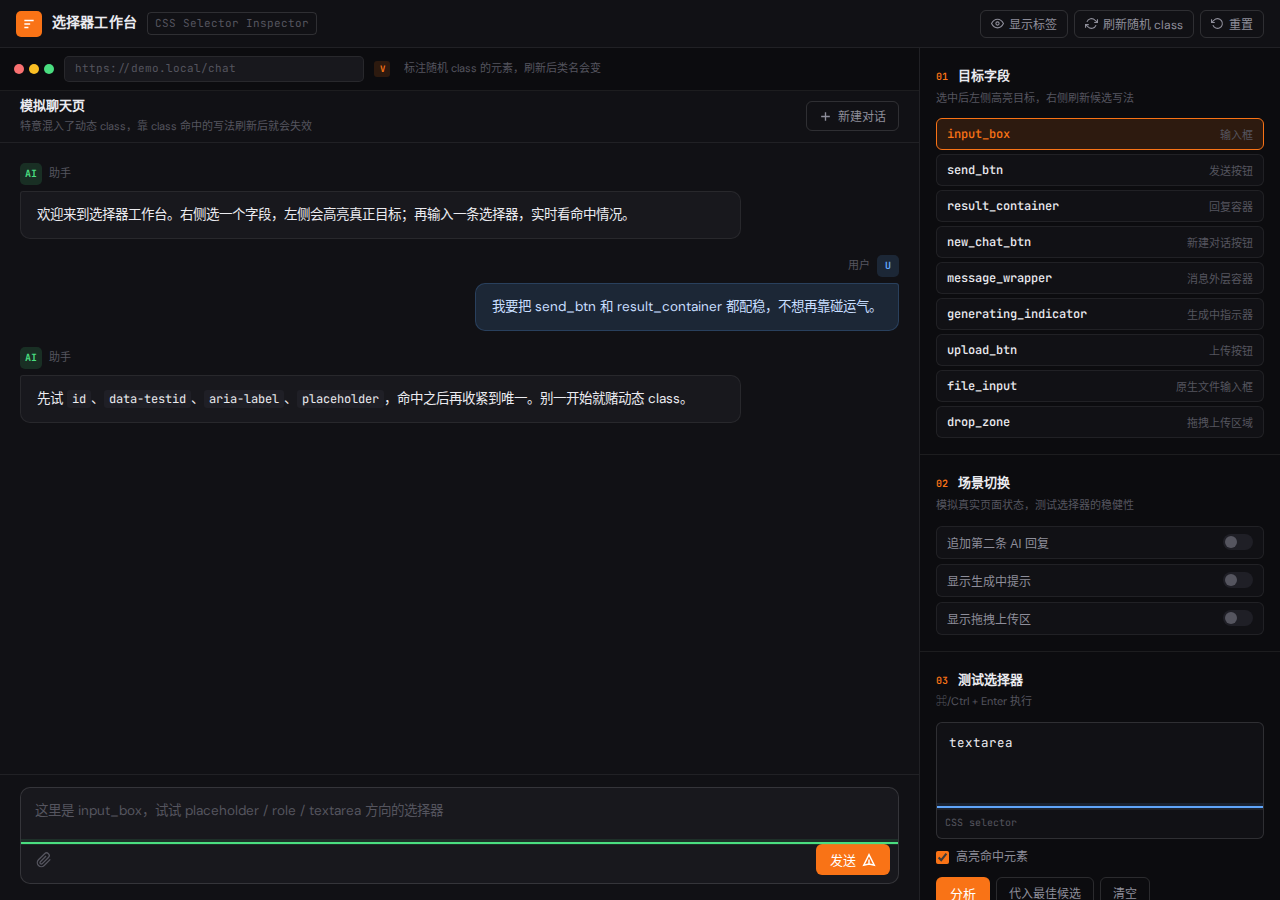
<file: static/selector-practice.html>
<!DOCTYPE html>
<html lang="zh-CN">
<head>
<meta charset="UTF-8">
<meta name="viewport" content="width=device-width, initial-scale=1.0">
<title>选择器工作台</title>
<link rel="preconnect" href="https://fonts.googleapis.com">
<link href="https://fonts.googleapis.com/css2?family=Syne:wght@600;700;800&family=DM+Sans:ital,wght@0,400;0,500;1,400&family=JetBrains+Mono:wght@400;500;600&display=swap" rel="stylesheet">
<style>
*,*::before,*::after{box-sizing:border-box;margin:0;padding:0}

:root{
  --bg:#0c0c0f;
  --s1:#111115;
  --s2:#18181d;
  --s3:#1f1f26;
  --bd:rgba(255,255,255,.07);
  --bd2:rgba(255,255,255,.13);
  --bd3:rgba(255,255,255,.22);
  --t1:#ebebf0;
  --t2:#8e8e9a;
  --t3:#55555f;
  --accent:#f97316;
  --accent-d:rgba(249,115,22,.14);
  --accent-d2:rgba(249,115,22,.28);
  --blue:#60a5fa;
  --blue-d:rgba(96,165,250,.13);
  --green:#4ade80;
  --green-d:rgba(74,222,128,.12);
  --yellow:#fbbf24;
  --yellow-d:rgba(251,191,36,.12);
  --red:#f87171;
  --red-d:rgba(248,113,113,.12);
  --r:6px;
  --r2:10px;
}

html,body{height:100%}
body{
  font-family:'DM Sans',sans-serif;
  background:var(--bg);
  color:var(--t1);
  font-size:14px;
  line-height:1.6;
  overflow:hidden;
}

/* ── scrollbars ── */
::-webkit-scrollbar{width:5px;height:5px}
::-webkit-scrollbar-track{background:transparent}
::-webkit-scrollbar-thumb{background:var(--s3);border-radius:99px}

/* ── layout ── */
#app{display:grid;grid-template-rows:48px 1fr;height:100vh}

/* ── topbar ── */
#topbar{
  display:flex;align-items:center;justify-content:space-between;
  padding:0 16px;
  border-bottom:1px solid var(--bd);
  background:var(--s1);
  gap:12px;
}
.topbar-left{display:flex;align-items:center;gap:10px}
.logo-mark{
  width:26px;height:26px;border-radius:5px;
  background:var(--accent);
  display:flex;align-items:center;justify-content:center;
}
.logo-mark svg{color:#fff}
.logo-title{font-family:'Syne',sans-serif;font-weight:700;font-size:14px;letter-spacing:.01em;color:var(--t1)}
.logo-tag{font-size:11px;color:var(--t3);padding:2px 7px;border:1px solid var(--bd2);border-radius:4px;font-family:'JetBrains Mono',monospace}
.topbar-right{display:flex;align-items:center;gap:6px}

.tb-btn{
  display:flex;align-items:center;gap:5px;
  padding:4px 10px;border-radius:var(--r);
  border:1px solid var(--bd2);background:transparent;
  color:var(--t2);font-size:12px;font-family:'DM Sans',sans-serif;
  cursor:pointer;transition:all .15s;white-space:nowrap;
}
.tb-btn:hover{background:var(--s3);color:var(--t1);border-color:var(--bd3)}
.tb-btn svg{width:13px;height:13px;flex-shrink:0}

/* ── main columns ── */
#main{display:grid;grid-template-columns:1fr 360px;overflow:hidden}

/* ── demo pane ── */
#demoPane{
  display:grid;grid-template-rows:auto 1fr auto;
  border-right:1px solid var(--bd);
  overflow:hidden;
  background:var(--s1);
}

/* fake browser chrome */
#browserChrome{
  display:flex;align-items:center;gap:10px;
  padding:8px 14px;border-bottom:1px solid var(--bd);
  background:var(--bg);flex-shrink:0;
}
.chrome-dots{display:flex;gap:5px}
.chrome-dot{width:10px;height:10px;border-radius:50%}
.chrome-dot:nth-child(1){background:#f97171}
.chrome-dot:nth-child(2){background:#fbbf24}
.chrome-dot:nth-child(3){background:#4ade80}
.chrome-bar{
  flex:1;max-width:300px;
  background:var(--s2);border:1px solid var(--bd);border-radius:5px;
  padding:3px 10px;font-family:'JetBrains Mono',monospace;font-size:11px;color:var(--t3);
}

/* ── chat mock ── */
#chatMock{
  display:grid;grid-template-rows:52px 1fr;
  overflow:hidden;
  position:relative;
}

/* chat topbar */
#chatTopbar{
  display:flex;align-items:center;justify-content:space-between;
  padding:0 20px;border-bottom:1px solid var(--bd);flex-shrink:0;
}
.chat-title{font-family:'Syne',sans-serif;font-size:13px;font-weight:700;color:var(--t1)}
.chat-subtitle{font-size:11px;color:var(--t3);margin-top:1px}

/* messages */
#resultContainer{
  overflow-y:auto;
  padding:20px 20px;
  display:flex;flex-direction:column;gap:16px;
  position:relative;
}

.msg{display:flex;flex-direction:column;gap:6px}
.msg-meta{display:flex;align-items:center;gap:7px;font-size:11px;color:var(--t3)}
.avatar{
  width:22px;height:22px;border-radius:5px;
  display:flex;align-items:center;justify-content:center;
  font-size:10px;font-weight:700;font-family:'JetBrains Mono',monospace;
  flex-shrink:0;
}
.avatar.ai{background:rgba(74,222,128,.15);color:var(--green)}
.avatar.user{background:rgba(96,165,250,.15);color:var(--blue)}

.bubble{
  padding:12px 16px;
  border-radius:var(--r2);
  font-size:13.5px;line-height:1.65;
  max-width:82%;
}
.bubble.ai{
  background:var(--s2);border:1px solid var(--bd);
  color:var(--t1);border-top-left-radius:3px;
}
.bubble.user{
  background:rgba(96,165,250,.15);
  border:1px solid rgba(96,165,250,.2);
  color:#c8deff;
  border-top-right-radius:3px;
  align-self:flex-end;
}
.msg.user{align-items:flex-end}
.msg.user .msg-meta{flex-direction:row-reverse}

/* composer */
#composerWrap{
  padding:12px 20px 16px;border-top:1px solid var(--bd);
  background:var(--s1);flex-shrink:0;
}
#dropZone{
  display:none;
  border:1.5px dashed var(--bd2);border-radius:var(--r);
  padding:12px;text-align:center;font-size:12px;color:var(--t3);
  margin-bottom:10px;position:relative;
}
#composerShell{
  display:flex;flex-direction:column;gap:0;
  border:1px solid var(--bd2);border-radius:var(--r2);
  background:var(--s2);overflow:hidden;position:relative;
}
#inputBox{
  width:100%;background:transparent;border:0;resize:none;
  padding:11px 14px 6px;
  font-family:'DM Sans',sans-serif;font-size:13.5px;color:var(--t1);
  outline:none;
}
#inputBox::placeholder{color:var(--t3)}
.composer-footer{
  display:flex;align-items:center;justify-content:space-between;
  padding:5px 8px 8px;
}
#uploadBtn{
  width:30px;height:30px;border-radius:var(--r);border:none;background:transparent;
  display:flex;align-items:center;justify-content:center;
  color:var(--t3);cursor:pointer;transition:all .15s;position:relative;
}
#uploadBtn:hover{background:var(--s3);color:var(--t2)}
#sendBtn{
  display:flex;align-items:center;gap:6px;
  padding:6px 14px;border-radius:var(--r);
  background:var(--accent);border:none;color:#fff;
  font-family:'DM Sans',sans-serif;font-size:13px;font-weight:500;
  cursor:pointer;transition:all .15s;position:relative;
}
#sendBtn:hover{background:#ea6b0d}
#generatingIndicator{
  display:none;align-items:center;gap:8px;
  margin-top:10px;padding:8px 12px;
  background:var(--yellow-d);border:1px solid rgba(251,191,36,.2);border-radius:var(--r);
  font-size:12px;color:var(--yellow);position:relative;
}
.gen-dots{display:flex;gap:3px;align-items:center}
.gen-dot{
  width:5px;height:5px;border-radius:50%;background:currentColor;
  animation:genBounce 1.2s infinite ease-in-out;
}
.gen-dot:nth-child(2){animation-delay:.15s}
.gen-dot:nth-child(3){animation-delay:.3s}
@keyframes genBounce{0%,80%,100%{transform:scale(.7);opacity:.5}40%{transform:scale(1);opacity:1}}

/* ── new chat btn ── */
#newChatBtn{
  display:flex;align-items:center;gap:6px;
  padding:5px 12px;border-radius:var(--r);
  border:1px solid var(--bd2);background:transparent;
  color:var(--t2);font-size:12px;font-family:'DM Sans',sans-serif;
  cursor:pointer;transition:all .15s;position:relative;
}
#newChatBtn:hover{background:var(--s3);color:var(--t1)}

/* ── selector labels overlay ── */
.label-badge{
  display:none;position:absolute;z-index:20;
  top:-9px;left:8px;
  padding:1px 7px;border-radius:3px;
  background:var(--accent);color:#fff;
  font-family:'JetBrains Mono',monospace;font-size:10px;font-weight:600;
  pointer-events:none;white-space:nowrap;
}
.show-labels [data-demo] > .label-badge{display:inline-flex}

/* ── highlights ── */
.target-focus{
  outline:2px solid var(--accent) !important;
  outline-offset:3px;
  box-shadow:0 0 0 6px var(--accent-d) !important;
  position:relative;z-index:8;
}
.spotlight{
  outline:2px solid var(--blue) !important;
  outline-offset:3px;
  box-shadow:0 0 0 6px var(--blue-d) !important;
  position:relative;z-index:9;
}
.spotlight-target{
  outline-color:var(--green) !important;
  box-shadow:0 0 0 6px var(--green-d) !important;
}

/* ── right control panel ── */
#ctrlPane{
  overflow-y:auto;
  background:var(--bg);
}

.ctrl-section{
  padding:16px;
  border-bottom:1px solid var(--bd);
}
.ctrl-section:last-child{border-bottom:none}

.section-header{
  display:flex;align-items:center;justify-content:space-between;
  margin-bottom:12px;
}
.section-num{
  font-family:'JetBrains Mono',monospace;font-size:10px;font-weight:600;
  color:var(--accent);margin-right:6px;
}
.section-title{
  font-family:'Syne',sans-serif;font-size:13px;font-weight:700;color:var(--t1);
}
.section-note{font-size:11px;color:var(--t3);line-height:1.5;margin-top:3px}

/* ── field picker ── */
#fieldPicker{display:flex;flex-direction:column;gap:4px}
.field-chip{
  display:flex;align-items:center;justify-content:space-between;
  padding:7px 10px;border-radius:var(--r);
  border:1px solid var(--bd);background:var(--s1);
  cursor:pointer;transition:all .15s;text-align:left;
}
.field-chip:hover{border-color:var(--bd2);background:var(--s2)}
.field-chip.is-active{border-color:var(--accent);background:var(--accent-d)}
.field-chip-key{
  font-family:'JetBrains Mono',monospace;font-size:12px;font-weight:500;
  color:var(--t1);
}
.field-chip.is-active .field-chip-key{color:var(--accent)}
.field-chip-tag{font-size:11px;color:var(--t3)}

/* ── scenario toggles ── */
#scenarioToggles{display:flex;flex-direction:column;gap:5px}
.scenario-row{
  display:flex;align-items:center;justify-content:space-between;
  padding:7px 10px;border-radius:var(--r);
  border:1px solid var(--bd);background:var(--s1);
  cursor:pointer;transition:all .15s;
}
.scenario-row:hover{border-color:var(--bd2);background:var(--s2)}
.scenario-row.is-active{border-color:rgba(74,222,128,.3);background:var(--green-d)}
.scenario-label{font-size:12px;color:var(--t2)}
.scenario-row.is-active .scenario-label{color:var(--green)}
.toggle-pill{
  width:30px;height:16px;border-radius:99px;background:var(--s3);
  position:relative;transition:background .2s;flex-shrink:0;
}
.toggle-pill::after{
  content:'';position:absolute;top:2px;left:2px;
  width:12px;height:12px;border-radius:50%;background:var(--t3);
  transition:all .2s;
}
.scenario-row.is-active .toggle-pill{background:var(--green)}
.scenario-row.is-active .toggle-pill::after{left:16px;background:#fff}

/* ── selector input ── */
#selectorBox{
  border:1px solid var(--bd2);border-radius:var(--r);
  background:var(--s1);overflow:hidden;margin-top:2px;
}
#selectorBox:focus-within{border-color:var(--accent)}
#selectorInput{
  width:100%;background:transparent;border:0;resize:none;
  padding:10px 12px;
  font-family:'JetBrains Mono',monospace;font-size:12.5px;color:var(--t1);
  outline:none;line-height:1.6;
}
#selectorInput::placeholder{color:var(--t3)}
.selector-footer{
  display:flex;align-items:center;justify-content:space-between;
  padding:5px 8px 7px;border-top:1px solid var(--bd);
}
.selector-hint{font-size:10px;color:var(--t3);font-family:'JetBrains Mono',monospace}

.btn-row{display:flex;gap:6px;margin-top:10px;flex-wrap:wrap}

.btn-primary{
  padding:6px 14px;border-radius:var(--r);
  background:var(--accent);border:none;color:#fff;
  font-family:'DM Sans',sans-serif;font-size:13px;font-weight:500;
  cursor:pointer;transition:all .15s;
}
.btn-primary:hover{background:#ea6b0d}
.btn-ghost{
  padding:6px 12px;border-radius:var(--r);
  background:transparent;border:1px solid var(--bd2);color:var(--t2);
  font-family:'DM Sans',sans-serif;font-size:12px;
  cursor:pointer;transition:all .15s;
}
.btn-ghost:hover{background:var(--s2);color:var(--t1);border-color:var(--bd3)}

.highlight-row{
  display:flex;align-items:center;gap:7px;
  margin-top:9px;font-size:12px;color:var(--t2);
}
.highlight-row input[type=checkbox]{accent-color:var(--accent)}

/* ── diagnosis ── */
#diagnosisPanel{margin-top:2px}
.diag-empty{
  padding:16px;border-radius:var(--r);border:1.5px dashed var(--bd2);
  font-size:12px;color:var(--t3);text-align:center;
}
.diag-card{
  padding:12px 14px;border-radius:var(--r);border:1px solid;
}
.diag-card.ok{background:var(--green-d);border-color:rgba(74,222,128,.25)}
.diag-card.partial{background:var(--yellow-d);border-color:rgba(251,191,36,.25)}
.diag-card.error{background:var(--red-d);border-color:rgba(248,113,113,.25)}
.diag-badge{
  font-family:'Syne',sans-serif;font-size:13px;font-weight:700;margin-bottom:4px;
}
.diag-card.ok .diag-badge{color:var(--green)}
.diag-card.partial .diag-badge{color:var(--yellow)}
.diag-card.error .diag-badge{color:var(--red)}
.diag-meta{font-size:11px;margin-bottom:6px}
.diag-card.ok .diag-meta{color:rgba(74,222,128,.7)}
.diag-card.partial .diag-meta{color:rgba(251,191,36,.7)}
.diag-card.error .diag-meta{color:rgba(248,113,113,.7)}
.diag-summary{font-size:12.5px;color:var(--t2)}
.diag-tips{margin-top:8px;display:flex;flex-direction:column;gap:4px}
.diag-tip{
  font-size:11.5px;color:var(--t3);padding:5px 8px;
  border-radius:4px;background:var(--s1);border-left:2px solid var(--bd3);
  line-height:1.5;
}
.diag-warnings{margin-top:6px;display:flex;flex-direction:column;gap:4px}
.diag-warn{
  font-size:11.5px;color:var(--yellow);padding:5px 8px;
  border-radius:4px;background:var(--yellow-d);
  border-left:2px solid rgba(251,191,36,.4);line-height:1.5;
}

/* ── candidates ── */
#candidatePanel{margin-top:2px;display:flex;flex-direction:column;gap:6px;max-height:300px;overflow-y:auto}
.cand-empty{
  padding:16px;border-radius:var(--r);border:1.5px dashed var(--bd2);
  font-size:12px;color:var(--t3);text-align:center;
}
.cand-item{
  padding:10px 12px;border-radius:var(--r);
  border:1px solid var(--bd);background:var(--s1);
}
.cand-header{display:flex;align-items:center;gap:6px;margin-bottom:7px;flex-wrap:wrap}
.cand-idx{font-family:'JetBrains Mono',monospace;font-size:10px;color:var(--t3);font-weight:600}
.tag{
  padding:2px 8px;border-radius:3px;font-size:10.5px;font-weight:600;
  font-family:'JetBrains Mono',monospace;
}
.tag.unique{background:rgba(74,222,128,.15);color:var(--green)}
.tag.multi{background:var(--s2);color:var(--t3)}
.tag.reason{background:var(--s2);color:var(--t2);font-weight:400}
.cand-code{
  display:block;font-family:'JetBrains Mono',monospace;font-size:11.5px;
  background:var(--bg);padding:7px 10px;border-radius:4px;
  color:#c8deff;word-break:break-all;white-space:pre-wrap;line-height:1.6;
}
.cand-actions{display:flex;gap:5px;margin-top:8px}
.cand-btn{
  padding:4px 10px;border-radius:4px;
  border:1px solid var(--bd2);background:transparent;
  color:var(--t2);font-size:11px;font-family:'DM Sans',sans-serif;
  cursor:pointer;transition:all .15s;
}
.cand-btn:hover{background:var(--s3);color:var(--t1);border-color:var(--bd3)}

/* ── match panel ── */
#matchPanel{margin-top:2px;display:flex;flex-direction:column;gap:6px;max-height:360px;overflow-y:auto}
.match-empty{
  padding:16px;border-radius:var(--r);border:1.5px dashed var(--bd2);
  font-size:12px;color:var(--t3);text-align:center;
}
.match-item{
  border:1px solid var(--bd);border-radius:var(--r);background:var(--s1);
  overflow:hidden;
}
.match-head{
  display:flex;align-items:center;gap:6px;flex-wrap:wrap;
  padding:8px 12px;border-bottom:1px solid var(--bd);
}
.match-body{padding:8px 12px}
.match-text{font-size:12px;color:var(--t2);margin-bottom:6px;line-height:1.5}
.match-attrs{display:flex;flex-wrap:wrap;gap:4px;margin-bottom:6px}
.match-attr{
  display:flex;align-items:center;gap:4px;
  padding:2px 8px;border-radius:3px;border:1px solid var(--bd2);background:var(--s2);
  font-size:10.5px;max-width:100%;
}
.attr-key{color:var(--t3);font-family:'JetBrains Mono',monospace;font-size:10px}
.attr-val{color:var(--t1);font-family:'JetBrains Mono',monospace;font-size:10px;word-break:break-all;max-width:160px;overflow:hidden;text-overflow:ellipsis;white-space:nowrap}
.match-warn{
  font-size:11px;color:var(--yellow);padding:4px 8px;
  border-radius:4px;background:var(--yellow-d);margin-bottom:5px;line-height:1.5;
}
details summary{
  cursor:pointer;font-size:11px;color:var(--blue);
  list-style:none;display:inline-flex;align-items:center;gap:4px;
}
details summary::before{content:'▶';font-size:8px;transition:transform .15s}
details[open] summary::before{transform:rotate(90deg)}
details pre{
  margin-top:6px;padding:8px 10px;border-radius:4px;
  background:var(--bg);font-family:'JetBrains Mono',monospace;
  font-size:10.5px;color:var(--t2);white-space:pre-wrap;word-break:break-all;
  line-height:1.6;border:1px solid var(--bd);
}

/* ── toast ── */
#toast{
  position:fixed;right:16px;bottom:16px;z-index:100;
  padding:9px 14px;border-radius:var(--r);
  background:var(--s3);border:1px solid var(--bd3);color:var(--t1);
  font-size:12.5px;box-shadow:0 8px 24px rgba(0,0,0,.5);
  opacity:0;transform:translateY(6px);pointer-events:none;
  transition:opacity .18s,transform .18s;
}
#toast.visible{opacity:1;transform:none}
#toast.error{background:rgba(153,27,27,.9);border-color:rgba(248,113,113,.3)}

/* ── volatile dot ── */
.v-dot{
  display:inline-flex;align-items:center;justify-content:center;
  width:16px;height:16px;border-radius:3px;
  background:var(--accent-d);color:var(--accent);
  font-family:'JetBrains Mono',monospace;font-size:9px;font-weight:700;
}
</style>
</head>
<body>
<div id="app">

  <!-- topbar -->
  <div id="topbar">
    <div class="topbar-left">
      <div class="logo-mark">
        <svg width="14" height="14" viewBox="0 0 24 24" fill="none" stroke="currentColor" stroke-width="2.5">
          <path d="M4 6h16M4 12h10M4 18h7"/>
        </svg>
      </div>
      <span class="logo-title">选择器工作台</span>
      <span class="logo-tag">CSS Selector Inspector</span>
    </div>
    <div class="topbar-right">
      <button id="toggleOverlayBtn" class="tb-btn">
        <svg viewBox="0 0 24 24" fill="none" stroke="currentColor" stroke-width="2"><path d="M1 12s4-8 11-8 11 8 11 8-4 8-11 8-11-8-11-8z"/><circle cx="12" cy="12" r="3"/></svg>
        显示标签
      </button>
      <button id="refreshVolatileBtn" class="tb-btn">
        <svg viewBox="0 0 24 24" fill="none" stroke="currentColor" stroke-width="2"><path d="M23 4v6h-6M1 20v-6h6"/><path d="M3.51 9a9 9 0 0114.85-3.36L23 10M1 14l4.64 4.36A9 9 0 0020.49 15"/></svg>
        刷新随机 class
      </button>
      <button id="resetStageBtn" class="tb-btn">
        <svg viewBox="0 0 24 24" fill="none" stroke="currentColor" stroke-width="2"><polyline points="1 4 1 10 7 10"/><path d="M3.51 15a9 9 0 102.13-9.36L1 10"/></svg>
        重置
      </button>
    </div>
  </div>

  <!-- main -->
  <div id="main">

    <!-- demo pane -->
    <div id="demoPane">
      <div id="browserChrome">
        <div class="chrome-dots">
          <div class="chrome-dot"></div>
          <div class="chrome-dot"></div>
          <div class="chrome-dot"></div>
        </div>
        <div class="chrome-bar">https://demo.local/chat</div>
        <span class="v-dot" title="V 标记的元素有随机 class，每次刷新会变">V</span>
        <span style="font-size:11px;color:var(--t3);margin-left:4px">标注随机 class 的元素，刷新后类名会变</span>
      </div>

      <div id="chatMock">
        <div id="chatTopbar">
          <div>
            <div class="chat-title">模拟聊天页</div>
            <div class="chat-subtitle">特意混入了动态 class，靠 class 命中的写法刷新后就会失效</div>
          </div>
          <button data-demo="new-chat-btn" id="newChatBtn" data-volatile-group="new-chat">
            <span class="label-badge">new_chat_btn</span>
            <svg width="13" height="13" viewBox="0 0 24 24" fill="none" stroke="currentColor" stroke-width="2.5"><path d="M12 4v16m8-8H4"/></svg>
            新建对话
          </button>
        </div>

        <div id="resultContainer" data-demo="result-container" data-volatile-group="result-container">
          <span class="label-badge" style="top:8px;left:8px">result_container</span>

          <div class="msg assistant message-wrapper" data-demo="message-wrapper" data-role="assistant-message" data-volatile-group="assistant-wrapper-main">
            <span class="label-badge">message_wrapper</span>
            <div class="msg-meta">
              <div class="avatar ai">AI</div>
              <span>助手</span>
            </div>
            <div class="bubble ai message-content" data-volatile-group="assistant-bubble-main">
              欢迎来到选择器工作台。右侧选一个字段，左侧会高亮真正目标；再输入一条选择器，实时看命中情况。
            </div>
          </div>

          <div class="msg user" data-role="user-message" data-volatile-group="user-wrapper">
            <div class="msg-meta">
              <div class="avatar user">U</div>
              <span>用户</span>
            </div>
            <div class="bubble user message-content" data-volatile-group="user-bubble">
              我要把 send_btn 和 result_container 都配稳，不想再靠碰运气。
            </div>
          </div>

          <div class="msg assistant message-wrapper" data-role="assistant-message" data-volatile-group="assistant-wrapper-secondary">
            <div class="msg-meta">
              <div class="avatar ai">AI</div>
              <span>助手</span>
            </div>
            <div class="bubble ai message-content" data-volatile-group="assistant-bubble-secondary">
              先试 <code style="font-family:'JetBrains Mono',monospace;font-size:12px;background:var(--s3);padding:1px 5px;border-radius:3px">id</code>、<code style="font-family:'JetBrains Mono',monospace;font-size:12px;background:var(--s3);padding:1px 5px;border-radius:3px">data-testid</code>、<code style="font-family:'JetBrains Mono',monospace;font-size:12px;background:var(--s3);padding:1px 5px;border-radius:3px">aria-label</code>、<code style="font-family:'JetBrains Mono',monospace;font-size:12px;background:var(--s3);padding:1px 5px;border-radius:3px">placeholder</code>，命中之后再收紧到唯一。别一开始就赌动态 class。
            </div>
          </div>
        </div>

        <div id="composerWrap">
          <div id="dropZone" data-demo="drop-zone">
            <span class="label-badge">drop_zone</span>
            拖拽上传区域
          </div>
          <div id="composerShell" data-volatile-group="composer-shell">
            <span class="label-badge" style="top:-9px;left:10px">input_box</span>
            <textarea id="inputBox" data-demo="input-box" rows="2" placeholder="这里是 input_box，试试 placeholder / role / textarea 方向的选择器"></textarea>
            <div class="composer-footer">
              <button id="uploadBtn" data-demo="upload-btn" data-volatile-group="upload-button" title="上传文件">
                <span class="label-badge">upload_btn</span>
                <svg width="16" height="16" viewBox="0 0 24 24" fill="none" stroke="currentColor" stroke-width="2"><path d="M21.44 11.05l-9.19 9.19a6 6 0 01-8.49-8.49l9.19-9.19a4 4 0 015.66 5.66l-9.2 9.19a2 2 0 01-2.83-2.83l8.49-8.48"/></svg>
              </button>
              <input type="file" hidden data-demo="file-input" id="fileInput">
              <button id="sendBtn" data-demo="send-btn" data-volatile-group="send-button">
                <span class="label-badge" style="left:auto;right:0">send_btn</span>
                <span>发送</span>
                <svg width="14" height="14" viewBox="0 0 24 24" fill="none" stroke="currentColor" stroke-width="2.5"><path d="M12 19l9 2-9-18-9 18 9-2zm0 0v-8"/></svg>
              </button>
            </div>
          </div>
          <div id="generatingIndicator" data-demo="generating-indicator">
            <span class="label-badge">generating_indicator</span>
            <div class="gen-dots">
              <div class="gen-dot"></div>
              <div class="gen-dot"></div>
              <div class="gen-dot"></div>
            </div>
            <span>模型生成中…</span>
          </div>
        </div>
      </div>
    </div>

    <!-- control pane -->
    <div id="ctrlPane">

      <!-- 1. field picker -->
      <div class="ctrl-section">
        <div class="section-header">
          <div>
            <span class="section-num">01</span>
            <span class="section-title">目标字段</span>
            <div class="section-note">选中后左侧高亮目标，右侧刷新候选写法</div>
          </div>
        </div>
        <div id="fieldPicker"></div>
      </div>

      <!-- 2. scenarios -->
      <div class="ctrl-section">
        <div class="section-header">
          <div>
            <span class="section-num">02</span>
            <span class="section-title">场景切换</span>
            <div class="section-note">模拟真实页面状态，测试选择器的稳健性</div>
          </div>
        </div>
        <div id="scenarioToggles"></div>
      </div>

      <!-- 3. selector input -->
      <div class="ctrl-section">
        <div class="section-header">
          <div>
            <span class="section-num">03</span>
            <span class="section-title">测试选择器</span>
            <div class="section-note">⌘/Ctrl + Enter 执行</div>
          </div>
        </div>
        <div id="selectorBox">
          <textarea id="selectorInput" rows="3" spellcheck="false" placeholder='例：button[data-testid="send-button"]'></textarea>
          <div class="selector-footer">
            <span class="selector-hint">CSS selector</span>
          </div>
        </div>
        <div class="highlight-row">
          <input id="highlightMatches" type="checkbox" checked>
          <label for="highlightMatches" style="cursor:pointer">高亮命中元素</label>
        </div>
        <div class="btn-row">
          <button id="analyzeBtn" class="btn-primary">分析</button>
          <button id="useTopCandidateBtn" class="btn-ghost">代入最佳候选</button>
          <button id="clearSelectorBtn" class="btn-ghost">清空</button>
        </div>
      </div>

      <!-- 4. diagnosis -->
      <div class="ctrl-section">
        <div class="section-header">
          <div>
            <span class="section-num">04</span>
            <span class="section-title">诊断结果</span>
          </div>
        </div>
        <div id="diagnosisPanel"></div>
      </div>

      <!-- 5. candidates -->
      <div class="ctrl-section">
        <div class="section-header">
          <div>
            <span class="section-num">05</span>
            <span class="section-title">推荐候选</span>
            <div class="section-note">优先选唯一命中、依赖稳定属性的写法</div>
          </div>
        </div>
        <div id="candidatePanel"></div>
      </div>

      <!-- 6. match details -->
      <div class="ctrl-section">
        <div class="section-header">
          <div>
            <span class="section-num">06</span>
            <span class="section-title">命中元素详情</span>
          </div>
        </div>
        <div id="matchPanel"></div>
      </div>

    </div>
  </div>
</div>

<div id="toast"></div>

<script>
function syncDarkMode(){
  const d=localStorage.getItem('darkMode')==='true';
  document.documentElement.classList.toggle('dark',d);
}
syncDarkMode();
window.addEventListener('storage',e=>{if(e.key==='darkMode')syncDarkMode()});

const practiceRoot=document.getElementById('chatMock');
const resultContainer=document.getElementById('resultContainer');
const generatingIndicator=document.getElementById('generatingIndicator');
const dropZone=document.getElementById('dropZone');
const selectorInput=document.getElementById('selectorInput');
const highlightMatchesInput=document.getElementById('highlightMatches');
const fieldPicker=document.getElementById('fieldPicker');
const scenarioToggles=document.getElementById('scenarioToggles');
const diagnosisPanel=document.getElementById('diagnosisPanel');
const candidatePanel=document.getElementById('candidatePanel');
const matchPanel=document.getElementById('matchPanel');
const toggleOverlayBtn=document.getElementById('toggleOverlayBtn');
const toastEl=document.getElementById('toast');

let toastTimer=null;
let overlayVisible=false;
let selectedFieldKey='input_box';
let lastTopCandidate='';
const scenarioState={extraReply:false,generating:false,dropZone:false};

const fieldConfig={
  input_box:{title:'输入框',description:'真正打字的地方。textarea、contenteditable 或 role=textbox。',target:()=>document.getElementById('inputBox')},
  send_btn:{title:'发送按钮',description:'点一下就会真正把消息发出去的按钮。',target:()=>document.getElementById('sendBtn')},
  result_container:{title:'回复容器',description:'包住 AI 回复内容的外层区域，不能只选到一个段落。',target:()=>document.getElementById('resultContainer')},
  new_chat_btn:{title:'新建对话按钮',description:'开始新会话时要点击的入口。',target:()=>document.getElementById('newChatBtn')},
  message_wrapper:{title:'消息外层容器',description:'单条消息最外层的包装盒。',target:()=>document.querySelector('.message-wrapper.assistant')},
  generating_indicator:{title:'生成中指示器',description:'表示模型还在继续输出的标记。',target:()=>document.getElementById('generatingIndicator')},
  upload_btn:{title:'上传按钮',description:'点一下会拉起上传入口的按钮。',target:()=>document.getElementById('uploadBtn')},
  file_input:{title:'原生文件输入框',description:'真正的 input[type=file]，很多站点会把它藏起来。',target:()=>document.getElementById('fileInput')},
  drop_zone:{title:'拖拽上传区域',description:'支持拖拽上传时，文件放下去的落点。',target:()=>document.getElementById('dropZone')}
};

const scenarioConfig={
  extraReply:{title:'追加第二条 AI 回复',description:'让 result_container 里多一条助手消息，测试范围过小的写法会不会漏内容。'},
  generating:{title:'显示生成中提示',description:'把 generating_indicator 打开，方便练这个字段。'},
  dropZone:{title:'显示拖拽上传区',description:'把 drop_zone 展开出来，方便练上传相关选择器。'}
};

function escapeHtml(v){return String(v||'').replace(/&/g,'&amp;').replace(/</g,'&lt;').replace(/>/g,'&gt;').replace(/"/g,'&quot;').replace(/'/g,'&#39;')}

function showToast(msg,isError=false){
  toastEl.textContent=msg;
  toastEl.classList.toggle('error',!!isError);
  toastEl.classList.add('visible');
  clearTimeout(toastTimer);
  toastTimer=setTimeout(()=>{toastEl.classList.remove('visible','error')},1800);
}

function clearHighlights(){
  document.querySelectorAll('.spotlight,.spotlight-target,.target-focus').forEach(n=>{
    n.classList.remove('spotlight','spotlight-target','target-focus');
  });
}

function highlightTargetField(){
  document.querySelectorAll('.target-focus').forEach(n=>n.classList.remove('target-focus'));
  const t=getSelectedTarget();
  if(t)t.classList.add('target-focus');
}

function highlightMatches(matches,target){
  document.querySelectorAll('.spotlight,.spotlight-target').forEach(n=>{
    n.classList.remove('spotlight','spotlight-target');
  });
  matches.forEach(n=>{
    n.classList.add('spotlight');
    if(n===target)n.classList.add('spotlight-target');
  });
}

function openOverlay(forceValue){
  overlayVisible=typeof forceValue==='boolean'?forceValue:!overlayVisible;
  practiceRoot.classList.toggle('show-labels',overlayVisible);
  toggleOverlayBtn.innerHTML=overlayVisible
    ?`<svg viewBox="0 0 24 24" fill="none" stroke="currentColor" stroke-width="2" width="13" height="13"><path d="M17.94 17.94A10.07 10.07 0 0112 20c-7 0-11-8-11-8a18.45 18.45 0 015.06-5.94M9.9 4.24A9.12 9.12 0 0112 4c7 0 11 8 11 8a18.5 18.5 0 01-2.16 3.19m-6.72-1.07a3 3 0 11-4.24-4.24"/><line x1="1" y1="1" x2="23" y2="23"/></svg>隐藏标签`
    :`<svg viewBox="0 0 24 24" fill="none" stroke="currentColor" stroke-width="2" width="13" height="13"><path d="M1 12s4-8 11-8 11 8 11 8-4 8-11 8-11-8-11-8z"/><circle cx="12" cy="12" r="3"/></svg>显示标签`;
}

function getSelectedTarget(){
  const c=fieldConfig[selectedFieldKey];
  return c&&typeof c.target==='function'?c.target():null;
}

function generateVolatileClass(){
  const a='abcdefghijklmnopqrstuvwxyz0123456789';
  let o='vf-';
  for(let i=0;i<10;i++)o+=a[Math.floor(Math.random()*a.length)];
  return o;
}

function refreshVolatileClasses(){
  document.querySelectorAll('[data-volatile-group]').forEach(n=>{
    const p=n.dataset.volatileClass;
    if(p)n.classList.remove(p);
    const c=generateVolatileClass();
    n.classList.add(c);
    n.dataset.volatileClass=c;
  });
  showToast('随机 class 已刷新，重新测试一次');
  analyzeSelector(true);
}

function createAssistantReply(idSuffix,text){
  return `<div class="msg assistant message-wrapper" data-role="assistant-message" data-volatile-group="assistant-wrapper-${idSuffix}" id="extraAssistantReply">
    <div class="msg-meta"><div class="avatar ai">AI</div><span>助手</span></div>
    <div class="bubble ai message-content" data-volatile-group="assistant-bubble-${idSuffix}">${escapeHtml(text)}</div>
  </div>`;
}

function renderScenarioState(){
  dropZone.style.display=scenarioState.dropZone?'block':'none';
  if(scenarioState.generating){
    generatingIndicator.style.display='flex';
  }else{
    generatingIndicator.style.display='none';
  }
  const extraNode=document.getElementById('extraAssistantReply');
  if(scenarioState.extraReply&&!extraNode){
    resultContainer.insertAdjacentHTML('beforeend',createAssistantReply('extra','这是额外追加的第二条 AI 回复。范围太小的 result_container 会在这种场景里漏掉这条内容。'));
  }
  if(!scenarioState.extraReply&&extraNode)extraNode.remove();
  if(scenarioState.extraReply)resultContainer.scrollTop=resultContainer.scrollHeight;
  refreshVolatileClassesSilently();
  highlightTargetField();
  renderScenarioToggles();
}

function refreshVolatileClassesSilently(){
  document.querySelectorAll('[data-volatile-group]').forEach(n=>{
    const p=n.dataset.volatileClass;
    if(p)n.classList.remove(p);
    const c=generateVolatileClass();
    n.classList.add(c);
    n.dataset.volatileClass=c;
  });
}

function resetStage(){
  scenarioState.extraReply=false;
  scenarioState.generating=false;
  scenarioState.dropZone=false;
  renderScenarioState();
  clearHighlights();
  highlightTargetField();
  showToast('场景已重置');
}

function renderFieldPicker(){
  fieldPicker.innerHTML=Object.entries(fieldConfig).map(([key,config])=>`
    <button type="button" data-field-key="${key}" class="field-chip${key===selectedFieldKey?' is-active':''}">
      <span class="field-chip-key">${escapeHtml(key)}</span>
      <span class="field-chip-tag">${escapeHtml(config.title)}</span>
    </button>
  `).join('');
  fieldPicker.querySelectorAll('[data-field-key]').forEach(btn=>{
    btn.addEventListener('click',()=>{
      selectedFieldKey=btn.dataset.fieldKey;
      renderFieldPicker();
      highlightTargetField();
      renderCandidatePanel();
      analyzeSelector(true);
    });
  });
}

function renderScenarioToggles(){
  scenarioToggles.innerHTML=Object.entries(scenarioConfig).map(([key,config])=>`
    <button type="button" data-scenario-key="${key}" class="scenario-row${scenarioState[key]?' is-active':''}">
      <span class="scenario-label">${escapeHtml(config.title)}</span>
      <div class="toggle-pill"></div>
    </button>
  `).join('');
  scenarioToggles.querySelectorAll('[data-scenario-key]').forEach(btn=>{
    btn.addEventListener('click',()=>{
      scenarioState[btn.dataset.scenarioKey]=!scenarioState[btn.dataset.scenarioKey];
      renderScenarioState();
      analyzeSelector(true);
    });
  });
}

function cssEscapeIdent(v){
  const r=String(v||'');
  if(!r)return r;
  if(window.CSS&&typeof window.CSS.escape==='function')return window.CSS.escape(r);
  return r.replace(/[^a-zA-Z0-9_-]/g,c=>'\\'+c);
}
function cssEscapeString(v){return String(v||'').replace(/\\/g,'\\\\').replace(/"/g,'\\"')}

function looksStableClass(t){
  const c=String(t||'').trim();
  if(!c||c.length>40)return false;
  if(/^(css|jsx)-/i.test(c))return false;
  if(/^_[A-Za-z0-9-]{8,}$/.test(c))return false;
  if(/^[A-Fa-f0-9_-]{10,}$/.test(c))return false;
  if(/[A-Z]/.test(c)&&/\d/.test(c)&&c.length>=12)return false;
  return /^[A-Za-z][A-Za-z0-9_-]*$/.test(c);
}

function buildElementCandidates(target){
  if(!target)return[];
  const tag=String(target.tagName||'').toLowerCase();
  const attrs={};
  ['id','class','name','data-testid','aria-label','role','type','placeholder','href'].forEach(k=>{
    const v=target.getAttribute&&target.getAttribute(k);
    if(v)attrs[k]=String(v).trim();
  });
  const candidates=[];
  const push=(selector,reason,score)=>{if(selector)candidates.push({selector,reason,score})};
  const rawClasses=String(attrs.class||'').split(/\s+/).map(i=>i.trim()).filter(Boolean);
  const stableClasses=rawClasses.filter(looksStableClass).slice(0,3);
  if(attrs.id){push(`#${cssEscapeIdent(attrs.id)}`,'ID',120);push(`${tag}#${cssEscapeIdent(attrs.id)}`,'标签+ID',112)}
  if(attrs['data-testid']){push(`[data-testid="${cssEscapeString(attrs['data-testid'])}"]`,'data-testid',110);push(`${tag}[data-testid="${cssEscapeString(attrs['data-testid'])}"]`,'标签+data-testid',104)}
  if(attrs['aria-label']){push(`[aria-label="${cssEscapeString(attrs['aria-label'])}"]`,'aria-label',96);push(`${tag}[aria-label="${cssEscapeString(attrs['aria-label'])}"]`,'标签+aria-label',92)}
  if(attrs.name){push(`[name="${cssEscapeString(attrs.name)}"]`,'name',92);push(`${tag}[name="${cssEscapeString(attrs.name)}"]`,'标签+name',88)}
  if(attrs.placeholder){push(`[placeholder="${cssEscapeString(attrs.placeholder)}"]`,'placeholder',76);push(`${tag}[placeholder="${cssEscapeString(attrs.placeholder)}"]`,'标签+placeholder',72)}
  if(attrs.type&&['input','button','textarea'].includes(tag)){push(`${tag}[type="${cssEscapeString(attrs.type)}"]`,'标签+type',74)}
  if(attrs.role){push(`[role="${cssEscapeString(attrs.role)}"]`,'role',62);push(`${tag}[role="${cssEscapeString(attrs.role)}"]`,'标签+role',58)}
  if(attrs.href&&tag==='a'){push(`a[href="${cssEscapeString(attrs.href)}"]`,'精确href',82)}
  if(stableClasses.length){const cs=stableClasses.map(i=>`.${cssEscapeIdent(i)}`).join('');push(cs,'稳定class',54);push(`${tag}${cs}`,'标签+稳定class',56)}
  if(tag)push(tag,'仅标签名',8);
  const seen=new Set();
  const evaluated=[];
  candidates.forEach(c=>{
    if(!c.selector||seen.has(c.selector))return;
    seen.add(c.selector);
    try{
      const m=Array.from(document.querySelectorAll(c.selector));
      if(!m.includes(target))return;
      evaluated.push({...c,count:m.length,unique:m.length===1});
    }catch(e){}
  });
  evaluated.sort((a,b)=>{
    if(a.unique!==b.unique)return a.unique?-1:1;
    if(a.score!==b.score)return b.score-a.score;
    if(a.count!==b.count)return a.count-b.count;
    return a.selector.length-b.selector.length;
  });
  return evaluated.slice(0,8);
}

function getElementSummary(node){
  const rect=node.getBoundingClientRect();
  const style=window.getComputedStyle(node);
  const visible=rect.width>0&&rect.height>0&&style.display!=='none'&&style.visibility!=='hidden'&&style.opacity!=='0';
  const attributes={};
  ['id','class','name','data-testid','aria-label','role','type','placeholder','href'].forEach(k=>{
    const v=node.getAttribute&&node.getAttribute(k);
    if(v)attributes[k]=String(v).trim().slice(0,140);
  });
  const text=String(node.innerText||node.textContent||'').replace(/\s+/g,' ').trim().slice(0,160);
  const warnings=[];
  const classTokens=String(attributes.class||'').split(/\s+/).filter(Boolean);
  if(classTokens.some(t=>!looksStableClass(t)))warnings.push('包含疑似动态 class，不建议作为长期主依据。');
  return{
    tag:String(node.tagName||'').toLowerCase(),text,visible,
    rect:{width:Math.round(rect.width),height:Math.round(rect.height)},
    attributes,html:String(node.outerHTML||'').replace(/\s+/g,' ').trim().slice(0,360),
    candidates:buildElementCandidates(node),warnings
  };
}

function selectorInputWarnings(selector){
  const warnings=[];
  const n=String(selector||'').trim();
  if(!n)return warnings;
  if(n.includes(':nth-child')||n.includes(':nth-of-type'))warnings.push('用了 nth-child / nth-of-type，结构一变就容易炸。');
  if(n.includes(':has('))warnings.push('用了 :has()，兼容性和稳定性通常不理想。');
  if(n.split('>').length>=4||n.split(/\s+/).length>=5)warnings.push('层级很深，依赖页面结构，维护成本高。');
  if(/\.[A-Za-z0-9_-]{14,}/.test(n))warnings.push('包含很长的 class，看起来像动态类名。');
  return warnings;
}

function renderDiagnosis(result){
  if(!result){
    diagnosisPanel.innerHTML=`<div class="diag-empty">先选一个字段，再输入选择器</div>`;
    return;
  }
  const cls=result.status==='ok'?'ok':result.status==='partial'?'partial':'error';
  const warningsHtml=result.warnings.length?`<div class="diag-warnings">${result.warnings.map(w=>`<div class="diag-warn">${escapeHtml(w)}</div>`).join('')}</div>`:'';
  const tipsHtml=result.tips.length?`<div class="diag-tips">${result.tips.map(t=>`<div class="diag-tip">${escapeHtml(t)}</div>`).join('')}</div>`:'';
  diagnosisPanel.innerHTML=`
    <div class="diag-card ${cls}">
      <div class="diag-badge">${escapeHtml(result.badge)}</div>
      <div class="diag-meta">${escapeHtml(result.meta)}</div>
      <div class="diag-summary">${escapeHtml(result.summary)}</div>
    </div>
    ${warningsHtml}${tipsHtml}
  `;
}

function renderCandidatePanel(target){
  if(!target){
    candidatePanel.innerHTML=`<div class="cand-empty">当前字段没有可分析的目标元素</div>`;
    lastTopCandidate='';return;
  }
  const candidates=buildElementCandidates(target);
  lastTopCandidate=candidates.length?candidates[0].selector:'';
  if(!candidates.length){
    candidatePanel.innerHTML=`<div class="cand-empty">没有生成出可用候选，给目标元素更多稳定属性</div>`;
    return;
  }
  candidatePanel.innerHTML=candidates.map((c,i)=>`
    <div class="cand-item">
      <div class="cand-header">
        <span class="cand-idx">#${i+1}</span>
        <span class="tag ${c.unique?'unique':'multi'}">${c.unique?'唯一命中':`${c.count} 个`}</span>
        <span class="tag reason">${escapeHtml(c.reason)}</span>
      </div>
      <code class="cand-code">${escapeHtml(c.selector)}</code>
      <div class="cand-actions">
        <button class="cand-btn" data-action="use-candidate" data-selector="${escapeHtml(c.selector)}">代入输入框</button>
        <button class="cand-btn" data-action="copy-candidate" data-selector="${escapeHtml(c.selector)}">复制</button>
      </div>
    </div>
  `).join('');
  candidatePanel.querySelectorAll('[data-action="use-candidate"]').forEach(btn=>{
    btn.addEventListener('click',()=>{selectorInput.value=btn.dataset.selector||'';analyzeSelector(true);showToast('候选已代入')});
  });
  candidatePanel.querySelectorAll('[data-action="copy-candidate"]').forEach(btn=>{
    btn.addEventListener('click',async()=>{
      try{await navigator.clipboard.writeText(btn.dataset.selector||'');showToast('已复制')}
      catch(e){showToast('复制失败',true)}
    });
  });
}

function renderMatchPanel(matches){
  if(!matches||!matches.length){
    matchPanel.innerHTML=`<div class="match-empty">没有命中任何元素</div>`;return;
  }
  matchPanel.innerHTML=matches.map((item,i)=>`
    <div class="match-item">
      <div class="match-head">
        <span class="cand-idx">#${i+1}</span>
        <span class="tag reason">&lt;${escapeHtml(item.tag)}&gt;</span>
        <span class="tag ${item.visible?'unique':'multi'}">${item.visible?'可见':'不可见'}</span>
        <span class="tag reason">${item.rect.width}×${item.rect.height}</span>
      </div>
      <div class="match-body">
        ${item.text?`<div class="match-text">${escapeHtml(item.text)}</div>`:''}
        ${Object.keys(item.attributes).length?`<div class="match-attrs">${Object.entries(item.attributes).map(([k,v])=>`<div class="match-attr"><span class="attr-key">${escapeHtml(k)}</span><span class="attr-val">${escapeHtml(v)}</span></div>`).join('')}</div>`:''}
        ${item.warnings.map(w=>`<div class="match-warn">${escapeHtml(w)}</div>`).join('')}
        <details><summary>查看 HTML 摘要</summary><pre>${escapeHtml(item.html)}</pre></details>
      </div>
    </div>
  `).join('');
}

function analyzeSelector(silent=false){
  const selector=String(selectorInput.value||'').trim();
  const target=getSelectedTarget();
  renderCandidatePanel(target);
  if(!selector){
    renderDiagnosis(null);renderMatchPanel([]);
    clearHighlights();highlightTargetField();return;
  }
  let matches=[];let parseError='';
  try{matches=Array.from(document.querySelectorAll(selector))}
  catch(e){parseError=String(e&&e.message?e.message:e)}
  if(parseError){
    renderDiagnosis({status:'error',badge:'❌ 语法错误',meta:'浏览器无法解析',summary:parseError,warnings:['先把语法改到浏览器能接受。'],tips:['如果从 DevTools 复制出的内容带了太多父级链路，先删一部分。']});
    renderMatchPanel([]);clearHighlights();highlightTargetField();
    if(!silent)showToast('选择器语法错误',true);
    return;
  }
  const exactHit=!!(target&&matches.includes(target));
  const matchSummaries=matches.slice(0,6).map(n=>getElementSummary(n));
  const warnings=selectorInputWarnings(selector);
  const tips=[];
  let status='error',badge='❌ 没有命中',meta='0 个命中',summary='当前写法没有命中任何元素。';
  if(matches.length===0){
    tips.push('先确认页面状态是否正确。很多选择器不是写错，而是页面还没切到聊天区域。');
    tips.push('优先尝试 id、data-testid、aria-label、name、placeholder，别一开始就赌随机 class。');
  }else if(exactHit&&matches.length===1){
    status='ok';badge='✅ 唯一命中正确目标';meta='1 个命中，目标正确';
    summary='这条写法已经唯一命中了当前目标。';
    tips.push('再点一次"刷新随机 class"复测，如果还稳说明没踩到动态类名。');
    tips.push('如果下方有更短、更依赖稳定属性的候选，优先换成它。');
  }else if(exactHit&&matches.length>1){
    status='partial';badge='⚠️ 命中了正确目标，但范围过宽';meta=`${matches.length} 个命中，目标包含在内`;
    summary='这条写法能碰到目标，但同时命中了别的元素，容易误操作。';
    tips.push('从下方候选里挑唯一命中的写法，或补上 aria-label / data-testid / name 之类的稳定属性。');
  }else if(!exactHit&&matches.length>0){
    status='error';badge='❌ 命中了别的元素';meta=`${matches.length} 个命中，目标不在里面`;
    summary='这条写法命中了其他元素，不是当前选中的真正目标。';
    tips.push('看"命中元素详情"确认选到了谁。很多时候不是没这个元素，而是选到了兄弟节点。');
  }
  renderDiagnosis({status,badge,meta,summary,warnings,tips});
  renderMatchPanel(matchSummaries);
  clearHighlights();
  if(highlightMatchesInput.checked)highlightMatches(matches.slice(0,12),target);
  highlightTargetField();
  if(!silent)showToast(status==='ok'?'唯一命中正确目标':status==='partial'?'命中目标，但范围过宽':'命中有误',status==='error');
}

document.getElementById('analyzeBtn').addEventListener('click',()=>analyzeSelector(false));
document.getElementById('clearSelectorBtn').addEventListener('click',()=>{selectorInput.value='';analyzeSelector(true)});
document.getElementById('useTopCandidateBtn').addEventListener('click',()=>{
  if(!lastTopCandidate){showToast('当前字段还没有可用候选',true);return}
  selectorInput.value=lastTopCandidate;analyzeSelector(false);
});
document.getElementById('refreshVolatileBtn').addEventListener('click',refreshVolatileClasses);
document.getElementById('resetStageBtn').addEventListener('click',resetStage);
toggleOverlayBtn.addEventListener('click',()=>openOverlay());

selectorInput.addEventListener('keydown',e=>{
  if((e.ctrlKey||e.metaKey)&&e.key==='Enter'){e.preventDefault();analyzeSelector(false)}
});
selectorInput.addEventListener('input',()=>analyzeSelector(true));

renderFieldPicker();
renderScenarioToggles();
openOverlay(false);
renderScenarioState();
selectorInput.value='textarea';
highlightTargetField();
analyzeSelector(true);
</script>
</body>
</html>
</file>
